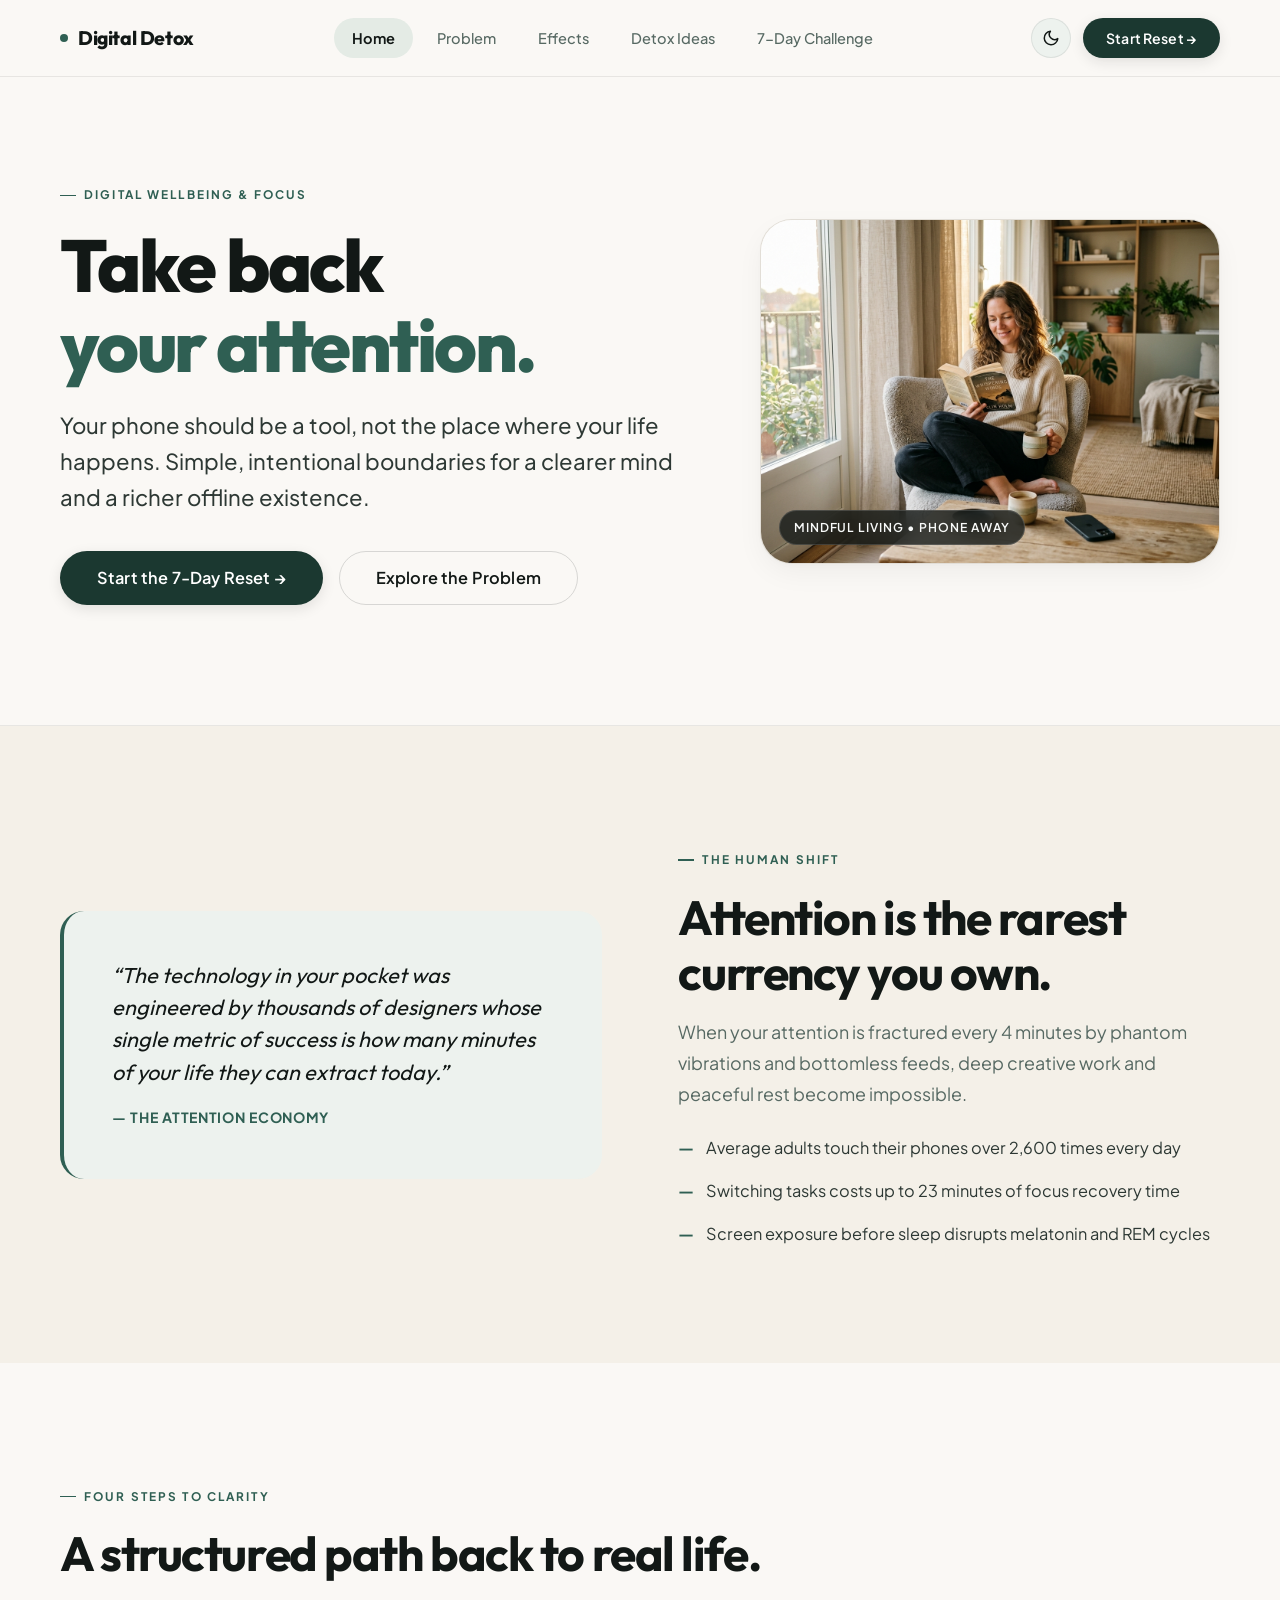
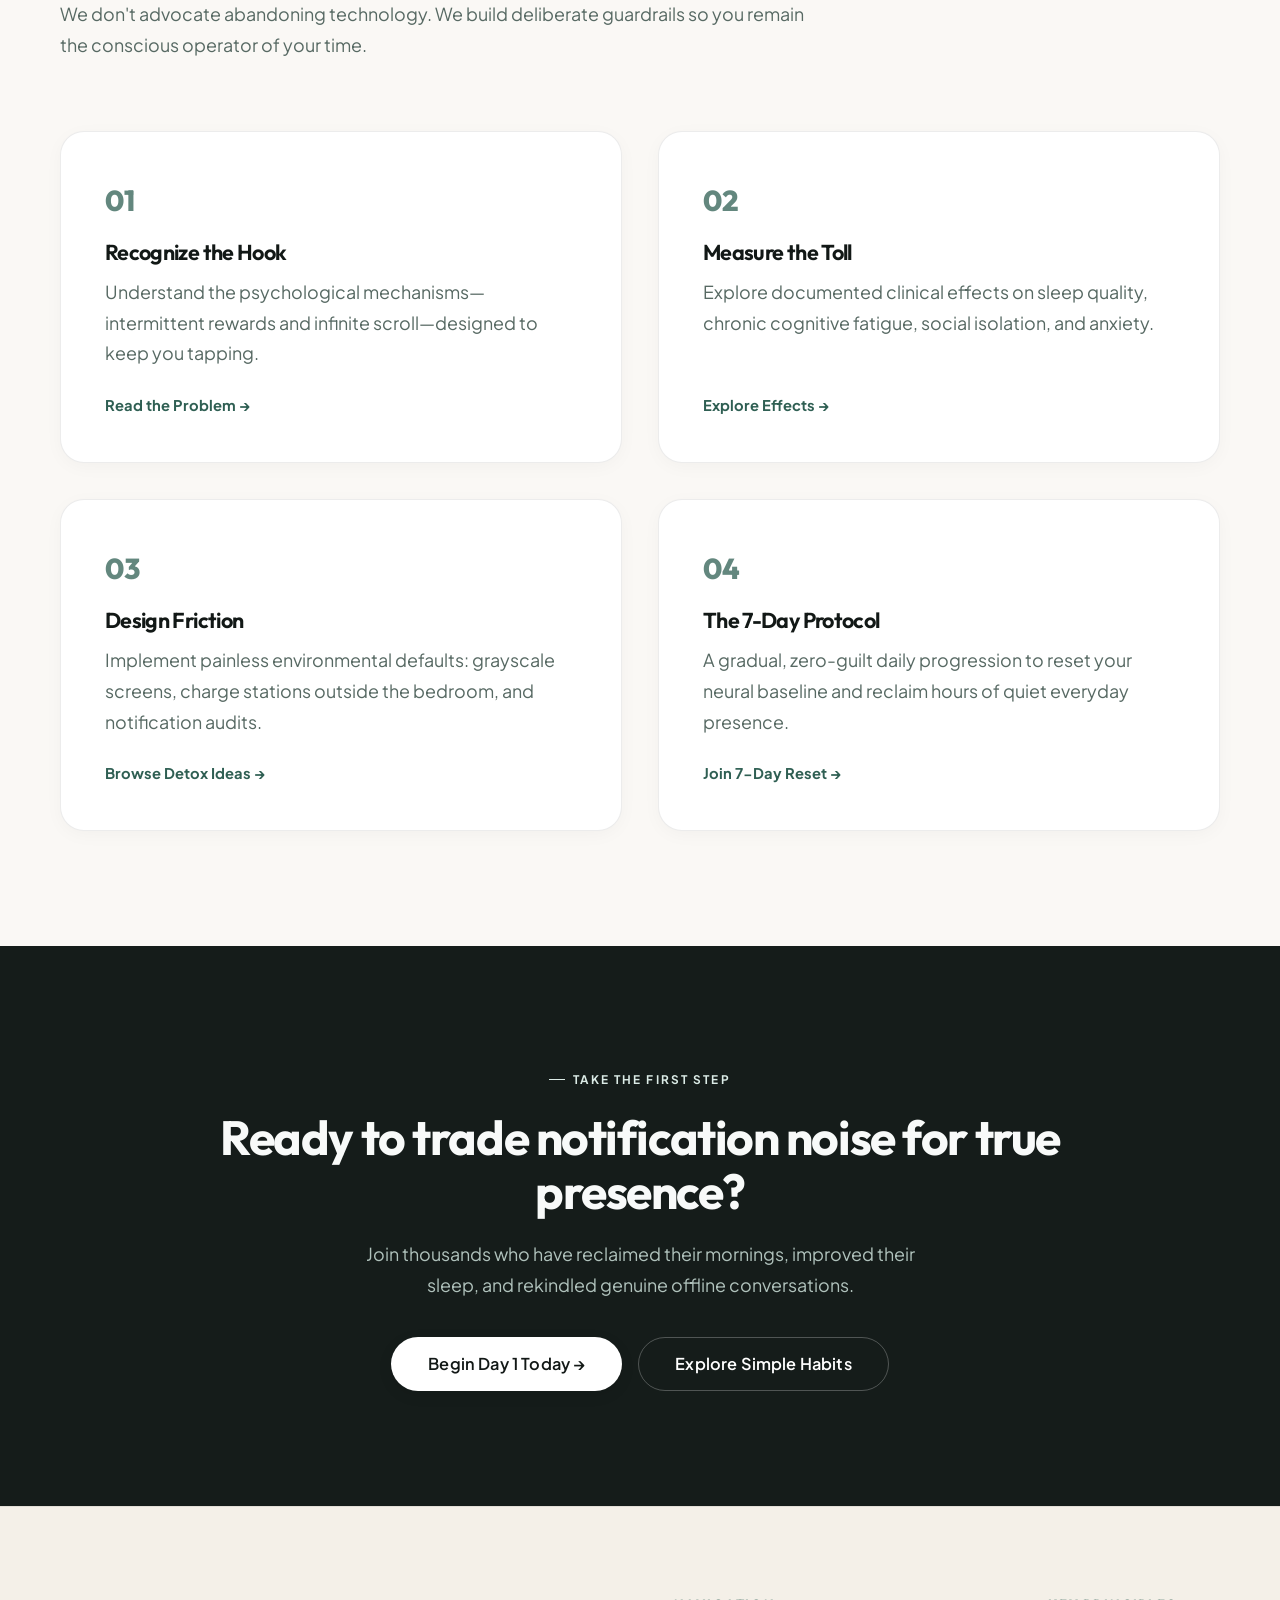
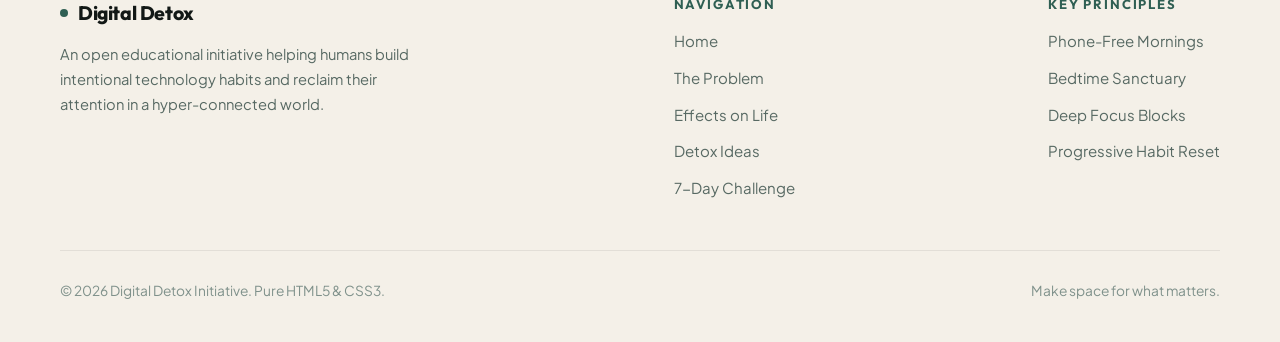
<file: index.html>
<!DOCTYPE html>
<html lang="en">
<head>
  <meta charset="UTF-8">
  <meta name="viewport" content="width=device-width, initial-scale=1.0">
  <meta name="description" content="Digital Detox — Take back your attention. Build intentional digital habits for a calmer mind and a richer offline life.">
  <title>Digital Detox — Take Back Your Attention</title>
  <!-- Anti-Flash Synchronous Theme Initializer -->
  <script>
    (function() {
      try {
        var saved = localStorage.getItem('digital-detox-theme');
        var prefersDark = window.matchMedia && window.matchMedia('(prefers-color-scheme: dark)').matches;
        if (saved === 'dark' || (!saved && prefersDark)) {
          document.documentElement.setAttribute('data-theme', 'dark');
        } else {
          document.documentElement.setAttribute('data-theme', 'light');
        }
      } catch(e) {}
    })();
  </script>
  <!-- Google Fonts: Outfit & Plus Jakarta Sans -->
  <link rel="preconnect" href="https://fonts.googleapis.com">
  <link rel="preconnect" href="https://fonts.gstatic.com" crossorigin>
  <link href="https://fonts.googleapis.com/css2?family=Outfit:wght@400;500;600;700;800&family=Plus+Jakarta+Sans:wght@400;500;600;700;800&display=swap" rel="stylesheet">
  <link rel="stylesheet" href="style.css">
</head>
<body>

  <!-- Minimal Editorial Navbar -->
  <header class="nav-wrapper-editorial">
    <div class="container">
      <nav class="navbar-editorial" aria-label="Main Navigation">
        <a href="index.html" class="nav-brand">
          <span class="nav-brand-dot"></span>
          <span>Digital Detox</span>
        </a>

        <!-- Desktop Navigation Links -->
        <ul class="nav-links-desktop">
          <li><a class="nav-item-link active" href="index.html">Home</a></li>
          <li><a class="nav-item-link" href="problem.html">Problem</a></li>
          <li><a class="nav-item-link" href="effects.html">Effects</a></li>
          <li><a class="nav-item-link" href="ideas.html">Detox Ideas</a></li>
          <li><a class="nav-item-link" href="challenge.html">7-Day Challenge</a></li>
        </ul>

        <!-- Right Controls: Theme Toggle & Reset CTA -->
        <div class="nav-right-controls">
          <!-- Compact Theme Toggle Button -->
          <button class="theme-toggle-btn" aria-label="Toggle Dark/Light Theme" title="Toggle Theme" type="button">
            <!-- Sun Icon (Active in Dark Mode) -->
            <svg class="theme-icon-sun" viewBox="0 0 24 24" fill="none" stroke="currentColor" stroke-width="2" stroke-linecap="round" stroke-linejoin="round">
              <circle cx="12" cy="12" r="4"></circle>
              <line x1="12" y1="2" x2="12" y2="4"></line>
              <line x1="12" y1="20" x2="12" y2="22"></line>
              <line x1="4.93" y1="4.93" x2="6.34" y2="6.34"></line>
              <line x1="17.66" y1="17.66" x2="19.07" y2="19.07"></line>
              <line x1="2" y1="12" x2="4" y2="12"></line>
              <line x1="20" y1="12" x2="22" y2="12"></line>
              <line x1="4.93" y1="19.07" x2="6.34" y2="17.66"></line>
              <line x1="17.66" y1="6.34" x2="19.07" y2="4.93"></line>
            </svg>
            <!-- Moon Icon (Active in Light Mode) -->
            <svg class="theme-icon-moon" viewBox="0 0 24 24" fill="none" stroke="currentColor" stroke-width="2" stroke-linecap="round" stroke-linejoin="round">
              <path d="M21 12.79A9 9 0 1 1 11.21 3 7 7 0 0 0 21 12.79z"></path>
            </svg>
          </button>

          <a class="btn-editorial btn-solid btn-sm" href="challenge.html">Start Reset →</a>

          <!-- Mobile Menu Trigger Button -->
          <button class="nav-mobile-btn" id="nav-toggle-btn" aria-label="Open Navigation Menu" type="button">
            <span></span>
            <span></span>
            <span></span>
          </button>
        </div>

        <!-- Mobile Drawer -->
        <div class="mobile-drawer-editorial" id="mobile-drawer">
          <a class="nav-item-link active" href="index.html">Home</a>
          <a class="nav-item-link" href="problem.html">Problem</a>
          <a class="nav-item-link" href="effects.html">Effects</a>
          <a class="nav-item-link" href="ideas.html">Detox Ideas</a>
          <a class="nav-item-link" href="challenge.html">7-Day Challenge</a>
          
          <div class="mobile-drawer-footer">
            <span style="font-size: 0.9rem; color: var(--text-muted);">Appearance</span>
            <button class="theme-toggle-btn" aria-label="Toggle Dark/Light Theme" title="Toggle Theme" type="button">
              <svg class="theme-icon-sun" viewBox="0 0 24 24" fill="none" stroke="currentColor" stroke-width="2" stroke-linecap="round" stroke-linejoin="round">
                <circle cx="12" cy="12" r="4"></circle>
                <line x1="12" y1="2" x2="12" y2="4"></line>
                <line x1="12" y1="20" x2="12" y2="22"></line>
                <line x1="4.93" y1="4.93" x2="6.34" y2="6.34"></line>
                <line x1="17.66" y1="17.66" x2="19.07" y2="19.07"></line>
                <line x1="2" y1="12" x2="4" y2="12"></line>
                <line x1="20" y1="12" x2="22" y2="12"></line>
                <line x1="4.93" y1="19.07" x2="6.34" y2="17.66"></line>
                <line x1="17.66" y1="6.34" x2="19.07" y2="4.93"></line>
              </svg>
              <svg class="theme-icon-moon" viewBox="0 0 24 24" fill="none" stroke="currentColor" stroke-width="2" stroke-linecap="round" stroke-linejoin="round">
                <path d="M21 12.79A9 9 0 1 1 11.21 3 7 7 0 0 0 21 12.79z"></path>
              </svg>
            </button>
          </div>
          <a class="btn-editorial btn-solid" href="challenge.html" style="margin-top: 8px;">Start Reset →</a>
        </div>
      </nav>
    </div>
  </header>

  <main>
    <!-- Editorial Hero Section with Modern Lifestyle Visual -->
    <section class="hero-editorial">
      <div class="container">
        <div class="hero-editorial-grid">
          <!-- Left Content -->
          <div class="hero-editorial-content">
            <span class="editorial-tag">Digital Wellbeing & Focus</span>
            <h1 class="hero-editorial-headline">
              Take back<br>
              <span class="em">your attention.</span>
            </h1>
            <p class="lead-text">
              Your phone should be a tool, not the place where your life happens. Simple, intentional boundaries for a clearer mind and a richer offline existence.
            </p>
            <div class="btn-row">
              <a class="btn-editorial btn-solid btn-lg" href="challenge.html">Start the 7-Day Reset →</a>
              <a class="btn-editorial btn-ghost btn-lg" href="problem.html">Explore the Problem</a>
            </div>
          </div>

          <!-- Right Editorial Lifestyle Visual -->
          <div class="hero-visual-editorial">
            <div class="editorial-image-frame hero-frame">
              <img src="images/hero_calm_lifestyle.jpg" alt="A person sitting peacefully reading by a window with their smartphone placed face-down on the table" class="editorial-img" loading="eager">
              <div class="editorial-image-badge">Mindful Living • Phone Away</div>
            </div>
          </div>
        </div>
      </div>
    </section>

    <!-- Split Editorial: The Cost of Always-On Living -->
    <section class="section section-cream">
      <div class="container">
        <div class="editorial-split-section">
          <div class="editorial-quote-block">
            <p>“The technology in your pocket was engineered by thousands of designers whose single metric of success is how many minutes of your life they can extract today.”</p>
            <span class="editorial-quote-author">— The Attention Economy</span>
          </div>
          <div>
            <span class="editorial-tag">The Human Shift</span>
            <h2>Attention is the rarest currency you own.</h2>
            <p>
              When your attention is fractured every 4 minutes by phantom vibrations and bottomless feeds, deep creative work and peaceful rest become impossible.
            </p>
            <ul class="editorial-list-clean">
              <li>Average adults touch their phones over 2,600 times every day</li>
              <li>Switching tasks costs up to 23 minutes of focus recovery time</li>
              <li>Screen exposure before sleep disrupts melatonin and REM cycles</li>
            </ul>
          </div>
        </div>
      </div>
    </section>

    <!-- 4 Clear Reset Modules -->
    <section class="section section-ivory">
      <div class="container">
        <div class="section-header-editorial">
          <span class="editorial-tag">Four Steps to Clarity</span>
          <h2>A structured path back to real life.</h2>
          <p>We don't advocate abandoning technology. We build deliberate guardrails so you remain the conscious operator of your time.</p>
        </div>

        <div class="reset-modules-grid">
          <!-- Module 1 -->
          <div class="reset-module-card">
            <div>
              <div class="reset-module-num">01</div>
              <h3 class="reset-module-title">Recognize the Hook</h3>
              <p class="reset-module-text">Understand the psychological mechanisms—intermittent rewards and infinite scroll—designed to keep you tapping.</p>
            </div>
            <a class="reset-module-link" href="problem.html">Read the Problem →</a>
          </div>

          <!-- Module 2 -->
          <div class="reset-module-card">
            <div>
              <div class="reset-module-num">02</div>
              <h3 class="reset-module-title">Measure the Toll</h3>
              <p class="reset-module-text">Explore documented clinical effects on sleep quality, chronic cognitive fatigue, social isolation, and anxiety.</p>
            </div>
            <a class="reset-module-link" href="effects.html">Explore Effects →</a>
          </div>

          <!-- Module 3 -->
          <div class="reset-module-card">
            <div>
              <div class="reset-module-num">03</div>
              <h3 class="reset-module-title">Design Friction</h3>
              <p class="reset-module-text">Implement painless environmental defaults: grayscale screens, charge stations outside the bedroom, and notification audits.</p>
            </div>
            <a class="reset-module-link" href="ideas.html">Browse Detox Ideas →</a>
          </div>

          <!-- Module 4 -->
          <div class="reset-module-card">
            <div>
              <div class="reset-module-num">04</div>
              <h3 class="reset-module-title">The 7-Day Protocol</h3>
              <p class="reset-module-text">A gradual, zero-guilt daily progression to reset your neural baseline and reclaim hours of quiet everyday presence.</p>
            </div>
            <a class="reset-module-link" href="challenge.html">Join 7-Day Reset →</a>
          </div>
        </div>
      </div>
    </section>

    <!-- Minimal Contrast Callout -->
    <section class="section section-contrast">
      <div class="container container-narrow" style="text-align: center;">
        <span class="editorial-tag editorial-tag-light">Take the First Step</span>
        <h2 style="margin-bottom: 20px;">Ready to trade notification noise for true presence?</h2>
        <p style="margin-bottom: 36px; max-width: 600px; margin-left: auto; margin-right: auto;">
          Join thousands who have reclaimed their mornings, improved their sleep, and rekindled genuine offline conversations.
        </p>
        <div class="btn-row" style="justify-content: center; margin-top: 0;">
          <a class="btn-editorial btn-solid btn-lg" href="challenge.html" style="background-color: #ffffff; color: #121816;">Begin Day 1 Today →</a>
          <a class="btn-editorial btn-ghost-dark btn-lg" href="ideas.html">Explore Simple Habits</a>
        </div>
      </div>
    </section>
  </main>

  <!-- Minimal Editorial Footer -->
  <footer class="footer-editorial">
    <div class="container">
      <div class="footer-top-editorial">
        <div class="footer-brand-bio">
          <a href="index.html" class="nav-brand" style="margin-bottom: 12px;">
            <span class="nav-brand-dot"></span>
            <span>Digital Detox</span>
          </a>
          <p style="font-size: 0.92rem;">
            An open educational initiative helping humans build intentional technology habits and reclaim their attention in a hyper-connected world.
          </p>
        </div>

        <div class="footer-nav-col">
          <h4>Navigation</h4>
          <ul class="footer-links-clean">
            <li><a href="index.html">Home</a></li>
            <li><a href="problem.html">The Problem</a></li>
            <li><a href="effects.html">Effects on Life</a></li>
            <li><a href="ideas.html">Detox Ideas</a></li>
            <li><a href="challenge.html">7-Day Challenge</a></li>
          </ul>
        </div>

        <div class="footer-nav-col">
          <h4>Key Principles</h4>
          <ul class="footer-links-clean">
            <li><a href="ideas.html">Phone-Free Mornings</a></li>
            <li><a href="ideas.html">Bedtime Sanctuary</a></li>
            <li><a href="ideas.html">Deep Focus Blocks</a></li>
            <li><a href="challenge.html">Progressive Habit Reset</a></li>
          </ul>
        </div>
      </div>

      <div class="footer-bottom-editorial">
        <span>© 2026 Digital Detox Initiative. Pure HTML5 & CSS3.</span>
        <span>Make space for what matters.</span>
      </div>
    </div>
  </footer>

  <!-- Shared Universal Theme Persistence Script -->
  <script src="theme.js"></script>
</body>
</html>
</file>
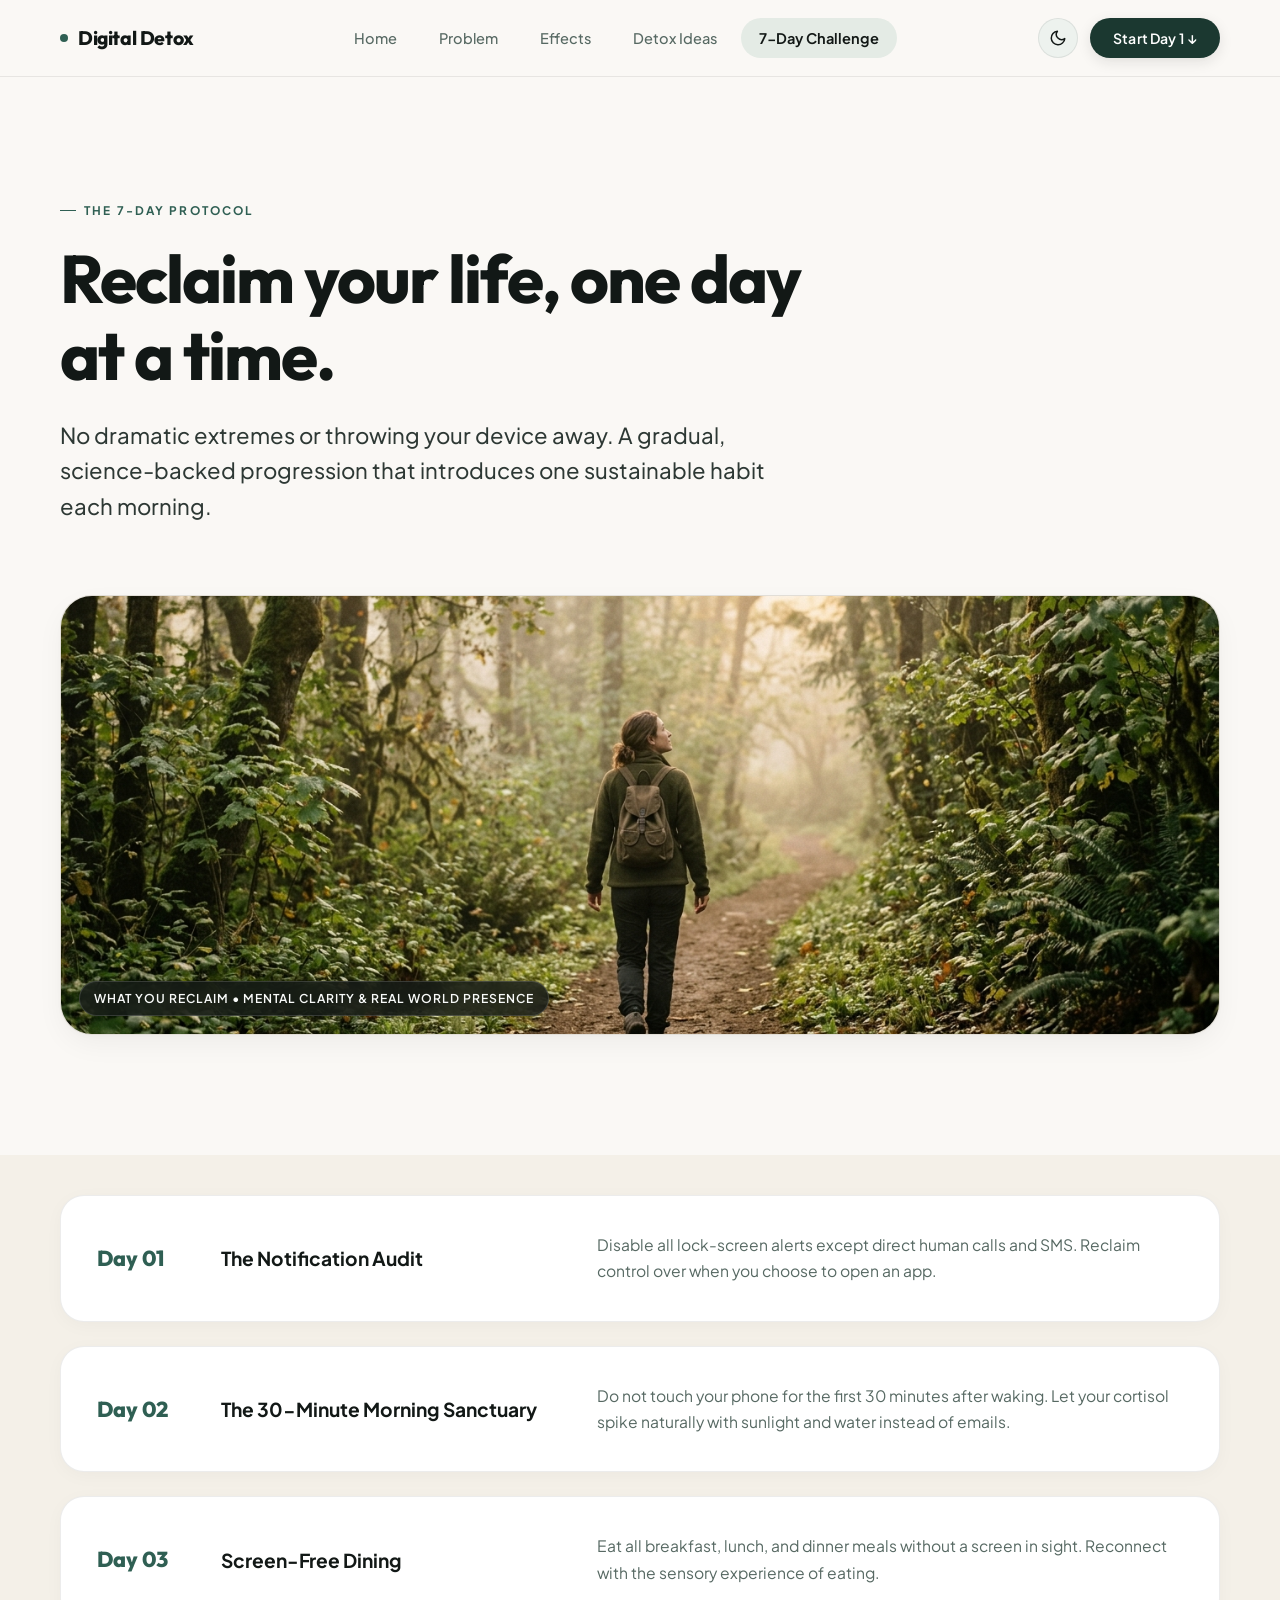
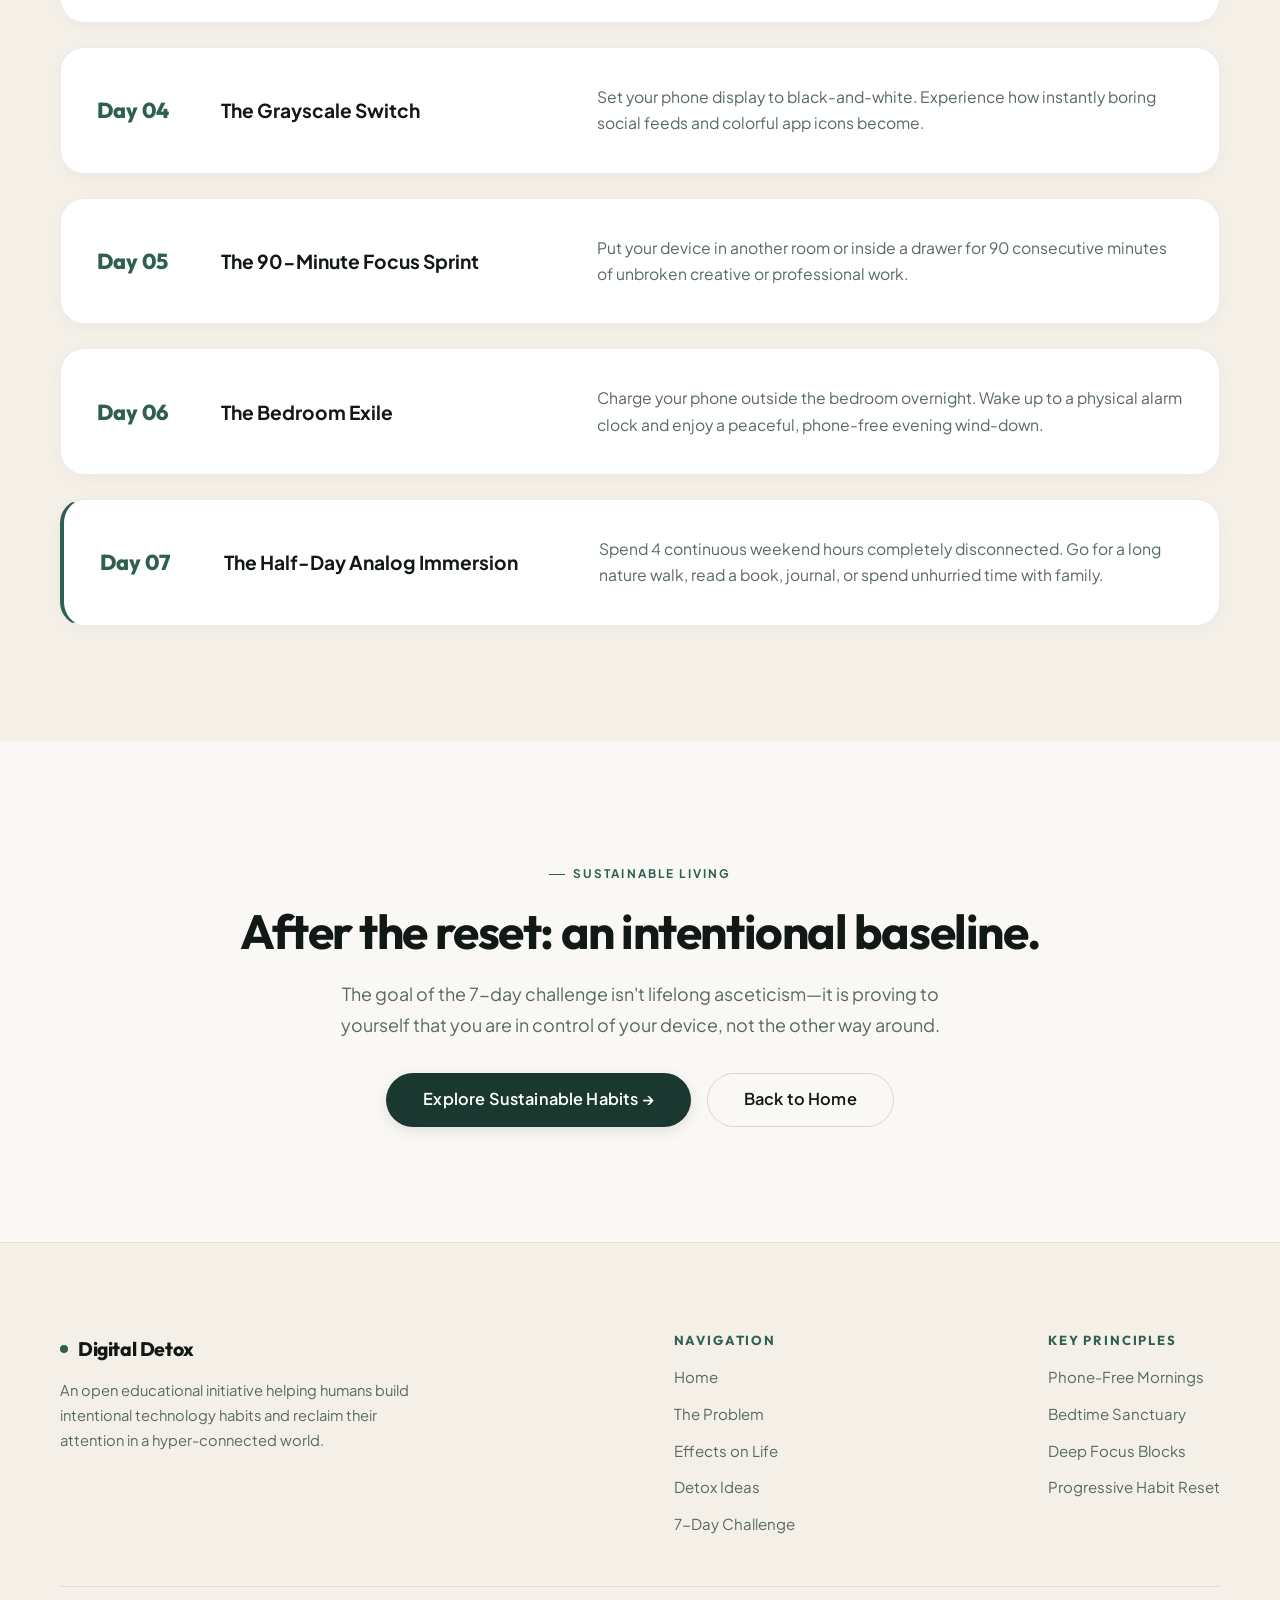
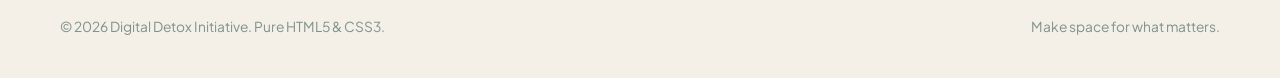
<file: challenge.html>
<!DOCTYPE html>
<html lang="en">
<head>
  <meta charset="UTF-8">
  <meta name="viewport" content="width=device-width, initial-scale=1.0">
  <meta name="description" content="A gradual 7-day digital detox protocol to reset your technology habits, quiet mental noise, and reclaim hours of everyday presence.">
  <title>7-Day Challenge — Digital Detox</title>
  <!-- Anti-Flash Synchronous Theme Initializer -->
  <script>
    (function() {
      try {
        var saved = localStorage.getItem('digital-detox-theme');
        var prefersDark = window.matchMedia && window.matchMedia('(prefers-color-scheme: dark)').matches;
        if (saved === 'dark' || (!saved && prefersDark)) {
          document.documentElement.setAttribute('data-theme', 'dark');
        } else {
          document.documentElement.setAttribute('data-theme', 'light');
        }
      } catch(e) {}
    })();
  </script>
  <!-- Google Fonts: Outfit & Plus Jakarta Sans -->
  <link rel="preconnect" href="https://fonts.googleapis.com">
  <link rel="preconnect" href="https://fonts.gstatic.com" crossorigin>
  <link href="https://fonts.googleapis.com/css2?family=Outfit:wght@400;500;600;700;800&family=Plus+Jakarta+Sans:wght@400;500;600;700;800&display=swap" rel="stylesheet">
  <link rel="stylesheet" href="style.css">
</head>
<body>

  <!-- Minimal Editorial Navbar -->
  <header class="nav-wrapper-editorial">
    <div class="container">
      <nav class="navbar-editorial" aria-label="Main Navigation">
        <a href="index.html" class="nav-brand">
          <span class="nav-brand-dot"></span>
          <span>Digital Detox</span>
        </a>

        <!-- Desktop Navigation Links -->
        <ul class="nav-links-desktop">
          <li><a class="nav-item-link" href="index.html">Home</a></li>
          <li><a class="nav-item-link" href="problem.html">Problem</a></li>
          <li><a class="nav-item-link" href="effects.html">Effects</a></li>
          <li><a class="nav-item-link" href="ideas.html">Detox Ideas</a></li>
          <li><a class="nav-item-link active" href="challenge.html">7-Day Challenge</a></li>
        </ul>

        <!-- Right Controls: Theme Toggle & CTA -->
        <div class="nav-right-controls">
          <button class="theme-toggle-btn" aria-label="Toggle Dark/Light Theme" title="Toggle Theme" type="button">
            <svg class="theme-icon-sun" viewBox="0 0 24 24" fill="none" stroke="currentColor" stroke-width="2" stroke-linecap="round" stroke-linejoin="round">
              <circle cx="12" cy="12" r="4"></circle>
              <line x1="12" y1="2" x2="12" y2="4"></line>
              <line x1="12" y1="20" x2="12" y2="22"></line>
              <line x1="4.93" y1="4.93" x2="6.34" y2="6.34"></line>
              <line x1="17.66" y1="17.66" x2="19.07" y2="19.07"></line>
              <line x1="2" y1="12" x2="4" y2="12"></line>
              <line x1="20" y1="12" x2="22" y2="12"></line>
              <line x1="4.93" y1="19.07" x2="6.34" y2="17.66"></line>
              <line x1="17.66" y1="6.34" x2="19.07" y2="4.93"></line>
            </svg>
            <svg class="theme-icon-moon" viewBox="0 0 24 24" fill="none" stroke="currentColor" stroke-width="2" stroke-linecap="round" stroke-linejoin="round">
              <path d="M21 12.79A9 9 0 1 1 11.21 3 7 7 0 0 0 21 12.79z"></path>
            </svg>
          </button>

          <a class="btn-editorial btn-solid btn-sm" href="#day1">Start Day 1 ↓</a>

          <button class="nav-mobile-btn" id="nav-toggle-btn" aria-label="Open Navigation Menu" type="button">
            <span></span>
            <span></span>
            <span></span>
          </button>
        </div>

        <!-- Mobile Drawer -->
        <div class="mobile-drawer-editorial" id="mobile-drawer">
          <a class="nav-item-link" href="index.html">Home</a>
          <a class="nav-item-link" href="problem.html">Problem</a>
          <a class="nav-item-link" href="effects.html">Effects</a>
          <a class="nav-item-link" href="ideas.html">Detox Ideas</a>
          <a class="nav-item-link active" href="challenge.html">7-Day Challenge</a>
          
          <div class="mobile-drawer-footer">
            <span style="font-size: 0.9rem; color: var(--text-muted);">Appearance</span>
            <button class="theme-toggle-btn" aria-label="Toggle Dark/Light Theme" title="Toggle Theme" type="button">
              <svg class="theme-icon-sun" viewBox="0 0 24 24" fill="none" stroke="currentColor" stroke-width="2" stroke-linecap="round" stroke-linejoin="round">
                <circle cx="12" cy="12" r="4"></circle>
                <line x1="12" y1="2" x2="12" y2="4"></line>
                <line x1="12" y1="20" x2="12" y2="22"></line>
                <line x1="4.93" y1="4.93" x2="6.34" y2="6.34"></line>
                <line x1="17.66" y1="17.66" x2="19.07" y2="19.07"></line>
                <line x1="2" y1="12" x2="4" y2="12"></line>
                <line x1="20" y1="12" x2="22" y2="12"></line>
                <line x1="4.93" y1="19.07" x2="6.34" y2="17.66"></line>
                <line x1="17.66" y1="6.34" x2="19.07" y2="4.93"></line>
              </svg>
              <svg class="theme-icon-moon" viewBox="0 0 24 24" fill="none" stroke="currentColor" stroke-width="2" stroke-linecap="round" stroke-linejoin="round">
                <path d="M21 12.79A9 9 0 1 1 11.21 3 7 7 0 0 0 21 12.79z"></path>
              </svg>
            </button>
          </div>
          <a class="btn-editorial btn-solid" href="#day1" style="margin-top: 8px;">Start Day 1 ↓</a>
        </div>
      </nav>
    </div>
  </header>

  <main>
    <!-- Challenge Hero -->
    <section class="section section-ivory" style="padding-bottom: 40px;">
      <div class="container">
        <div class="section-header-editorial">
          <span class="editorial-tag">The 7-Day Protocol</span>
          <h1 style="font-size: clamp(2.4rem, 5.8vw, 4.2rem);">Reclaim your life, one day at a time.</h1>
          <p class="lead-text">
            No dramatic extremes or throwing your device away. A gradual, science-backed progression that introduces one sustainable habit each morning.
          </p>
        </div>

        <!-- Wide Cinematic Editorial Visual: What You Reclaim -->
        <div class="editorial-image-frame challenge-banner-frame">
          <img src="images/challenge_reclaim_life.jpg" alt="A person walking peacefully on a misty nature trail breathing fresh air without a phone" class="editorial-img" loading="eager">
          <div class="editorial-image-badge">What You Reclaim • Mental Clarity & Real World Presence</div>
        </div>
      </div>
    </section>

    <!-- 7-Day Timeline Flow -->
    <section class="section section-cream" id="day1" style="padding-top: 40px;">
      <div class="container">
        <div class="challenge-journey-list">
          <!-- Day 1 -->
          <div class="journey-step-card">
            <div class="journey-day-badge">Day 01</div>
            <div class="journey-step-title">The Notification Audit</div>
            <div class="journey-step-desc">
              Disable all lock-screen alerts except direct human calls and SMS. Reclaim control over when you choose to open an app.
            </div>
          </div>

          <!-- Day 2 -->
          <div class="journey-step-card">
            <div class="journey-day-badge">Day 02</div>
            <div class="journey-step-title">The 30-Minute Morning Sanctuary</div>
            <div class="journey-step-desc">
              Do not touch your phone for the first 30 minutes after waking. Let your cortisol spike naturally with sunlight and water instead of emails.
            </div>
          </div>

          <!-- Day 3 -->
          <div class="journey-step-card">
            <div class="journey-day-badge">Day 03</div>
            <div class="journey-step-title">Screen-Free Dining</div>
            <div class="journey-step-desc">
              Eat all breakfast, lunch, and dinner meals without a screen in sight. Reconnect with the sensory experience of eating.
            </div>
          </div>

          <!-- Day 4 -->
          <div class="journey-step-card">
            <div class="journey-day-badge">Day 04</div>
            <div class="journey-step-title">The Grayscale Switch</div>
            <div class="journey-step-desc">
              Set your phone display to black-and-white. Experience how instantly boring social feeds and colorful app icons become.
            </div>
          </div>

          <!-- Day 5 -->
          <div class="journey-step-card">
            <div class="journey-day-badge">Day 05</div>
            <div class="journey-step-title">The 90-Minute Focus Sprint</div>
            <div class="journey-step-desc">
              Put your device in another room or inside a drawer for 90 consecutive minutes of unbroken creative or professional work.
            </div>
          </div>

          <!-- Day 6 -->
          <div class="journey-step-card">
            <div class="journey-day-badge">Day 06</div>
            <div class="journey-step-title">The Bedroom Exile</div>
            <div class="journey-step-desc">
              Charge your phone outside the bedroom overnight. Wake up to a physical alarm clock and enjoy a peaceful, phone-free evening wind-down.
            </div>
          </div>

          <!-- Day 7 -->
          <div class="journey-step-card" style="border-left: 4px solid var(--eucalyptus-accent); background-color: var(--bg-surface);">
            <div class="journey-day-badge">Day 07</div>
            <div class="journey-step-title">The Half-Day Analog Immersion</div>
            <div class="journey-step-desc">
              Spend 4 continuous weekend hours completely disconnected. Go for a long nature walk, read a book, journal, or spend unhurried time with family.
            </div>
          </div>
        </div>
      </div>
    </section>

    <!-- Finale Celebration Card -->
    <section class="section section-ivory">
      <div class="container container-narrow" style="text-align: center;">
        <span class="editorial-tag">Sustainable Living</span>
        <h2 style="margin-bottom: 20px;">After the reset: an intentional baseline.</h2>
        <p style="margin-bottom: 32px; max-width: 600px; margin-left: auto; margin-right: auto;">
          The goal of the 7-day challenge isn't lifelong asceticism—it is proving to yourself that you are in control of your device, not the other way around.
        </p>
        <div class="btn-row" style="justify-content: center; margin-top: 0;">
          <a class="btn-editorial btn-solid btn-lg" href="ideas.html">Explore Sustainable Habits →</a>
          <a class="btn-editorial btn-ghost btn-lg" href="index.html">Back to Home</a>
        </div>
      </div>
    </section>
  </main>

  <!-- Minimal Editorial Footer -->
  <footer class="footer-editorial">
    <div class="container">
      <div class="footer-top-editorial">
        <div class="footer-brand-bio">
          <a href="index.html" class="nav-brand" style="margin-bottom: 12px;">
            <span class="nav-brand-dot"></span>
            <span>Digital Detox</span>
          </a>
          <p style="font-size: 0.92rem;">
            An open educational initiative helping humans build intentional technology habits and reclaim their attention in a hyper-connected world.
          </p>
        </div>

        <div class="footer-nav-col">
          <h4>Navigation</h4>
          <ul class="footer-links-clean">
            <li><a href="index.html">Home</a></li>
            <li><a href="problem.html">The Problem</a></li>
            <li><a href="effects.html">Effects on Life</a></li>
            <li><a href="ideas.html">Detox Ideas</a></li>
            <li><a href="challenge.html">7-Day Challenge</a></li>
          </ul>
        </div>

        <div class="footer-nav-col">
          <h4>Key Principles</h4>
          <ul class="footer-links-clean">
            <li><a href="ideas.html">Phone-Free Mornings</a></li>
            <li><a href="ideas.html">Bedtime Sanctuary</a></li>
            <li><a href="ideas.html">Deep Focus Blocks</a></li>
            <li><a href="challenge.html">Progressive Habit Reset</a></li>
          </ul>
        </div>
      </div>

      <div class="footer-bottom-editorial">
        <span>© 2026 Digital Detox Initiative. Pure HTML5 & CSS3.</span>
        <span>Make space for what matters.</span>
      </div>
    </div>
  </footer>

  <!-- Shared Universal Theme Persistence Script -->
  <script src="theme.js"></script>
</body>
</html>
</file>
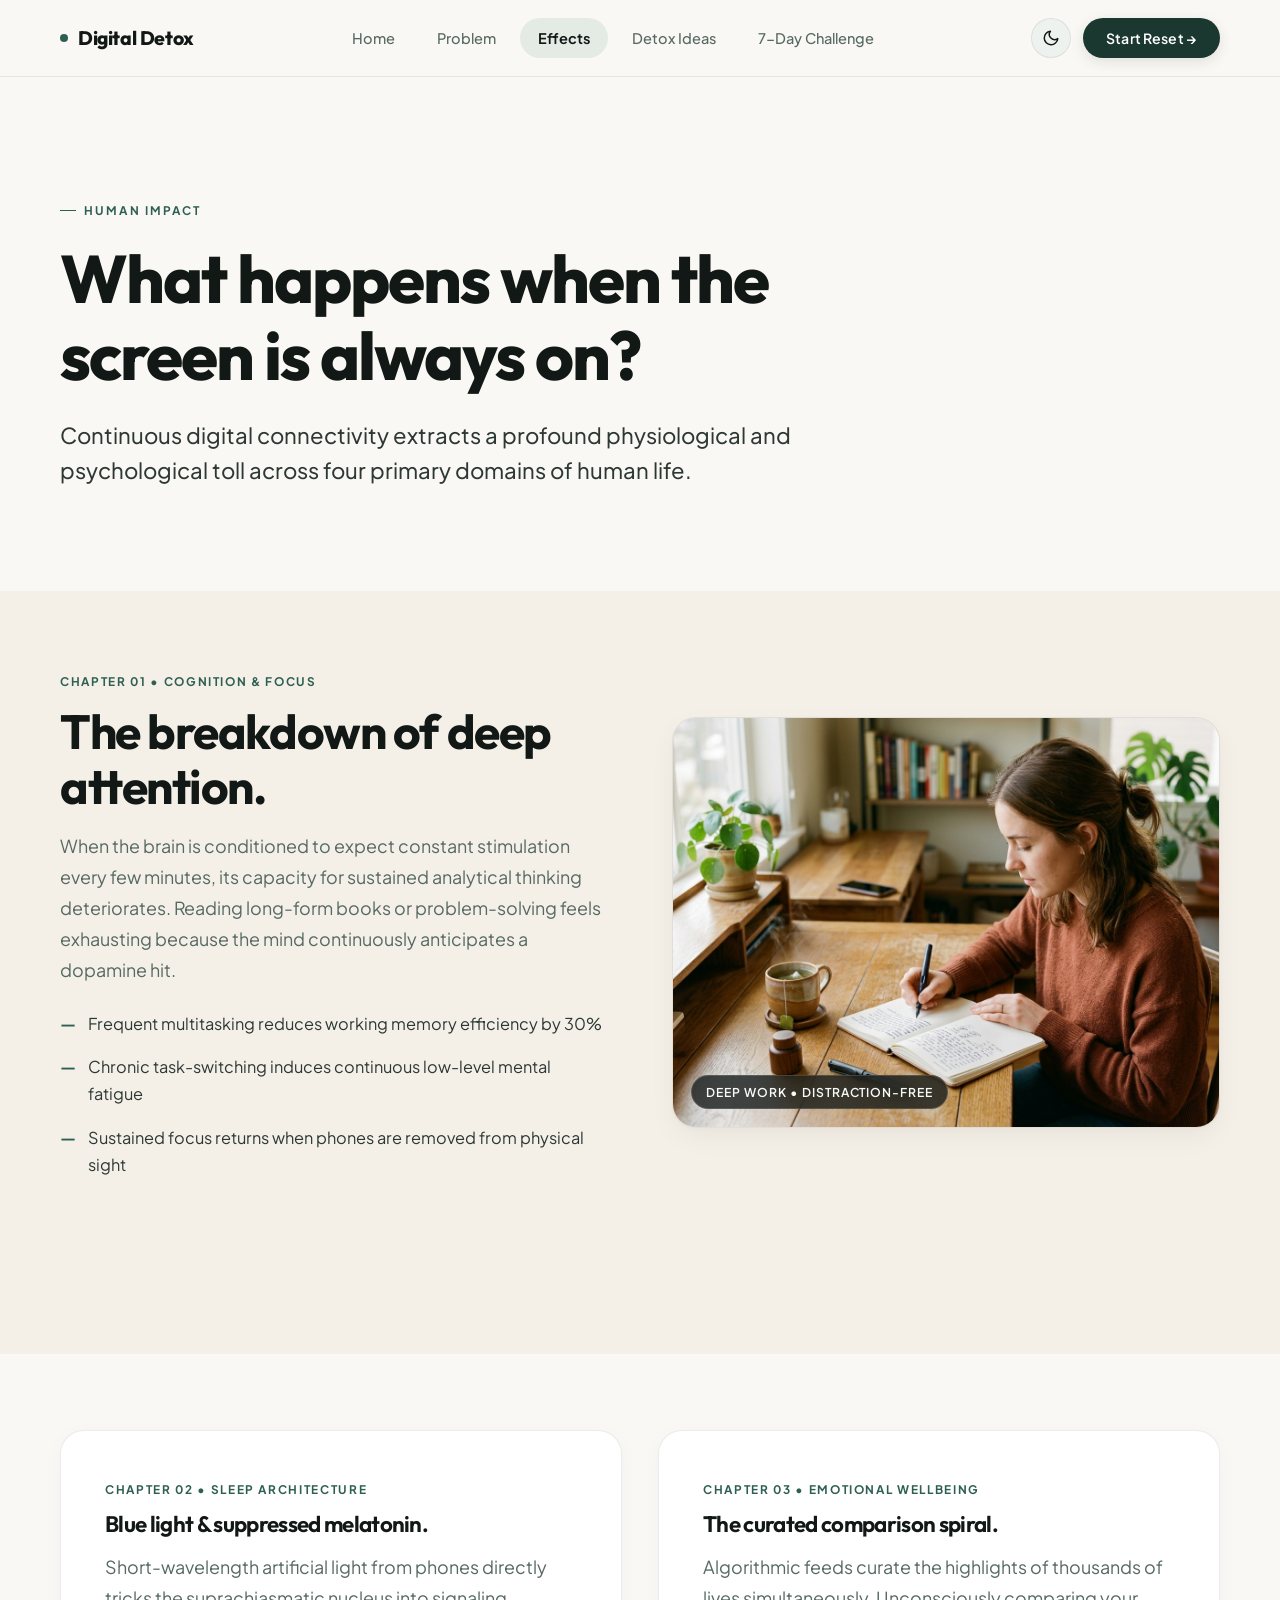
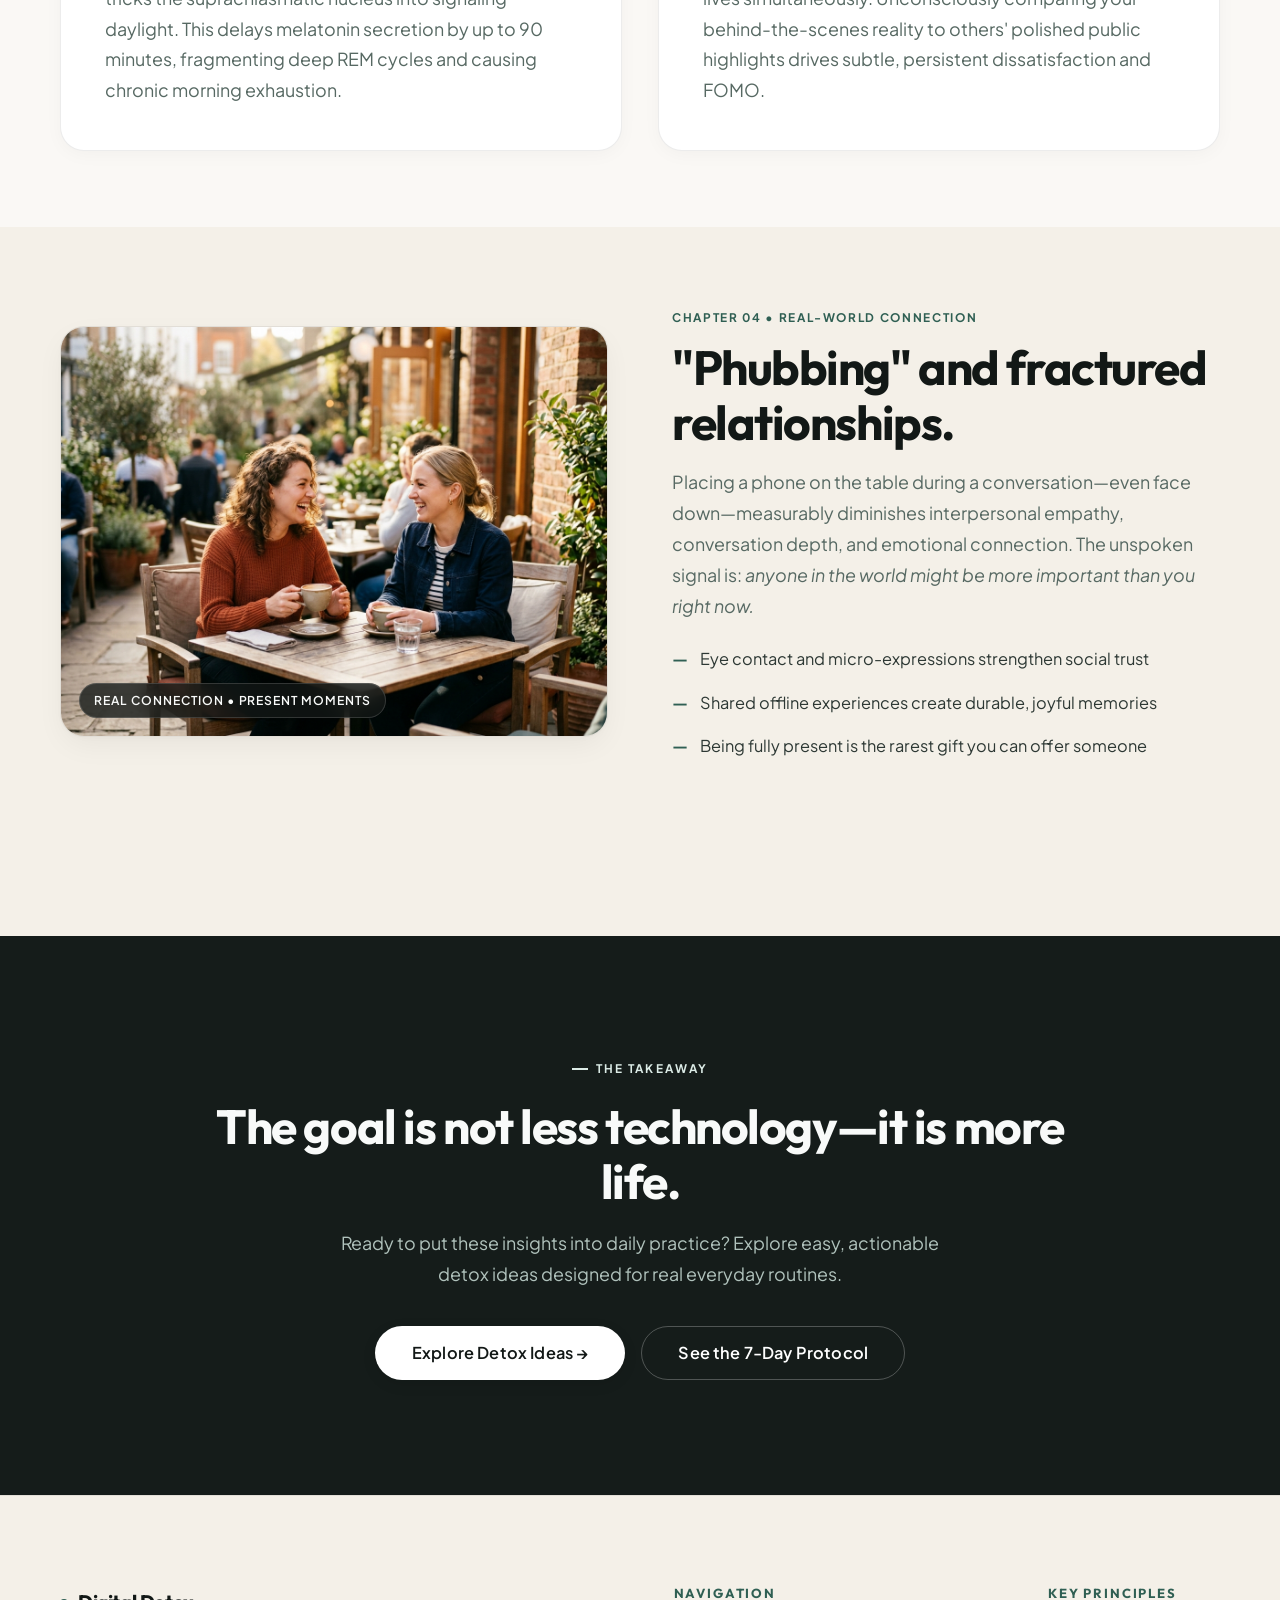
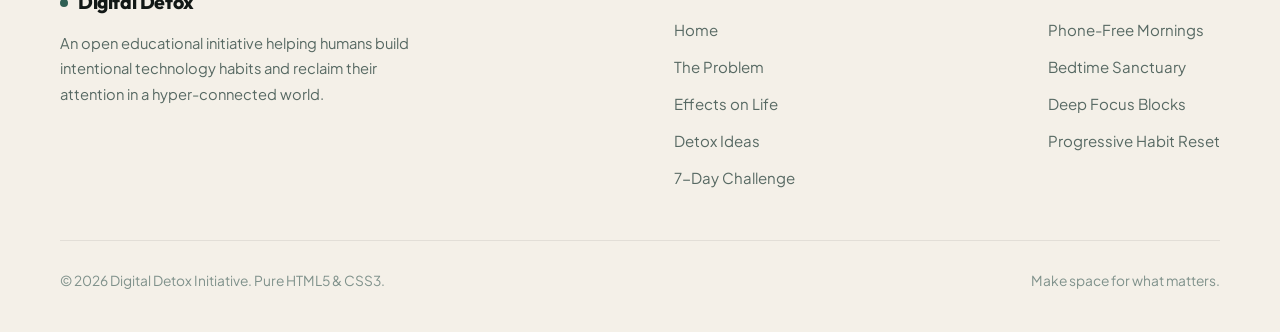
<file: effects.html>
<!DOCTYPE html>
<html lang="en">
<head>
  <meta charset="UTF-8">
  <meta name="viewport" content="width=device-width, initial-scale=1.0">
  <meta name="description" content="The documented effects of constant screen time on focus, deep sleep, anxiety, and real-world relationships.">
  <title>Effects on Life — Digital Detox</title>
  <!-- Anti-Flash Synchronous Theme Initializer -->
  <script>
    (function() {
      try {
        var saved = localStorage.getItem('digital-detox-theme');
        var prefersDark = window.matchMedia && window.matchMedia('(prefers-color-scheme: dark)').matches;
        if (saved === 'dark' || (!saved && prefersDark)) {
          document.documentElement.setAttribute('data-theme', 'dark');
        } else {
          document.documentElement.setAttribute('data-theme', 'light');
        }
      } catch(e) {}
    })();
  </script>
  <!-- Google Fonts: Outfit & Plus Jakarta Sans -->
  <link rel="preconnect" href="https://fonts.googleapis.com">
  <link rel="preconnect" href="https://fonts.gstatic.com" crossorigin>
  <link href="https://fonts.googleapis.com/css2?family=Outfit:wght@400;500;600;700;800&family=Plus+Jakarta+Sans:wght@400;500;600;700;800&display=swap" rel="stylesheet">
  <link rel="stylesheet" href="style.css">
</head>
<body>

  <!-- Minimal Editorial Navbar -->
  <header class="nav-wrapper-editorial">
    <div class="container">
      <nav class="navbar-editorial" aria-label="Main Navigation">
        <a href="index.html" class="nav-brand">
          <span class="nav-brand-dot"></span>
          <span>Digital Detox</span>
        </a>

        <!-- Desktop Navigation Links -->
        <ul class="nav-links-desktop">
          <li><a class="nav-item-link" href="index.html">Home</a></li>
          <li><a class="nav-item-link" href="problem.html">Problem</a></li>
          <li><a class="nav-item-link active" href="effects.html">Effects</a></li>
          <li><a class="nav-item-link" href="ideas.html">Detox Ideas</a></li>
          <li><a class="nav-item-link" href="challenge.html">7-Day Challenge</a></li>
        </ul>

        <!-- Right Controls: Theme Toggle & Reset CTA -->
        <div class="nav-right-controls">
          <button class="theme-toggle-btn" aria-label="Toggle Dark/Light Theme" title="Toggle Theme" type="button">
            <svg class="theme-icon-sun" viewBox="0 0 24 24" fill="none" stroke="currentColor" stroke-width="2" stroke-linecap="round" stroke-linejoin="round">
              <circle cx="12" cy="12" r="4"></circle>
              <line x1="12" y1="2" x2="12" y2="4"></line>
              <line x1="12" y1="20" x2="12" y2="22"></line>
              <line x1="4.93" y1="4.93" x2="6.34" y2="6.34"></line>
              <line x1="17.66" y1="17.66" x2="19.07" y2="19.07"></line>
              <line x1="2" y1="12" x2="4" y2="12"></line>
              <line x1="20" y1="12" x2="22" y2="12"></line>
              <line x1="4.93" y1="19.07" x2="6.34" y2="17.66"></line>
              <line x1="17.66" y1="6.34" x2="19.07" y2="4.93"></line>
            </svg>
            <svg class="theme-icon-moon" viewBox="0 0 24 24" fill="none" stroke="currentColor" stroke-width="2" stroke-linecap="round" stroke-linejoin="round">
              <path d="M21 12.79A9 9 0 1 1 11.21 3 7 7 0 0 0 21 12.79z"></path>
            </svg>
          </button>

          <a class="btn-editorial btn-solid btn-sm" href="challenge.html">Start Reset →</a>

          <button class="nav-mobile-btn" id="nav-toggle-btn" aria-label="Open Navigation Menu" type="button">
            <span></span>
            <span></span>
            <span></span>
          </button>
        </div>

        <!-- Mobile Drawer -->
        <div class="mobile-drawer-editorial" id="mobile-drawer">
          <a class="nav-item-link" href="index.html">Home</a>
          <a class="nav-item-link" href="problem.html">Problem</a>
          <a class="nav-item-link active" href="effects.html">Effects</a>
          <a class="nav-item-link" href="ideas.html">Detox Ideas</a>
          <a class="nav-item-link" href="challenge.html">7-Day Challenge</a>
          
          <div class="mobile-drawer-footer">
            <span style="font-size: 0.9rem; color: var(--text-muted);">Appearance</span>
            <button class="theme-toggle-btn" aria-label="Toggle Dark/Light Theme" title="Toggle Theme" type="button">
              <svg class="theme-icon-sun" viewBox="0 0 24 24" fill="none" stroke="currentColor" stroke-width="2" stroke-linecap="round" stroke-linejoin="round">
                <circle cx="12" cy="12" r="4"></circle>
                <line x1="12" y1="2" x2="12" y2="4"></line>
                <line x1="12" y1="20" x2="12" y2="22"></line>
                <line x1="4.93" y1="4.93" x2="6.34" y2="6.34"></line>
                <line x1="17.66" y1="17.66" x2="19.07" y2="19.07"></line>
                <line x1="2" y1="12" x2="4" y2="12"></line>
                <line x1="20" y1="12" x2="22" y2="12"></line>
                <line x1="4.93" y1="19.07" x2="6.34" y2="17.66"></line>
                <line x1="17.66" y1="6.34" x2="19.07" y2="4.93"></line>
              </svg>
              <svg class="theme-icon-moon" viewBox="0 0 24 24" fill="none" stroke="currentColor" stroke-width="2" stroke-linecap="round" stroke-linejoin="round">
                <path d="M21 12.79A9 9 0 1 1 11.21 3 7 7 0 0 0 21 12.79z"></path>
              </svg>
            </button>
          </div>
          <a class="btn-editorial btn-solid" href="challenge.html" style="margin-top: 8px;">Start Reset →</a>
        </div>
      </nav>
    </div>
  </header>

  <main>
    <!-- Section Header -->
    <section class="section section-ivory" style="padding-bottom: 32px;">
      <div class="container">
        <div class="section-header-editorial">
          <span class="editorial-tag">Human Impact</span>
          <h1 style="font-size: clamp(2.4rem, 5.8vw, 4.2rem);">What happens when the screen is always on?</h1>
          <p class="lead-text">
            Continuous digital connectivity extracts a profound physiological and psychological toll across four primary domains of human life.
          </p>
        </div>
      </div>
    </section>

    <!-- Chapter 1: Focus & Cognition (with Editorial Image) -->
    <section class="section-tight section-cream">
      <div class="container">
        <div class="chapter-split-editorial">
          <div class="chapter-content">
            <span class="chapter-badge">Chapter 01 • Cognition & Focus</span>
            <h2>The breakdown of deep attention.</h2>
            <p style="margin-bottom: 20px;">
              When the brain is conditioned to expect constant stimulation every few minutes, its capacity for sustained analytical thinking deteriorates. Reading long-form books or problem-solving feels exhausting because the mind continuously anticipates a dopamine hit.
            </p>
            <ul class="editorial-list-clean">
              <li>Frequent multitasking reduces working memory efficiency by 30%</li>
              <li>Chronic task-switching induces continuous low-level mental fatigue</li>
              <li>Sustained focus returns when phones are removed from physical sight</li>
            </ul>
          </div>

          <div class="chapter-visual">
            <div class="editorial-image-frame" style="aspect-ratio: 4 / 3;">
              <img src="images/effects_focus.jpg" alt="A person engaged in quiet deep focus and journaling with the phone kept away" class="editorial-img" loading="lazy">
              <div class="editorial-image-badge">Deep Work • Distraction-Free</div>
            </div>
          </div>
        </div>
      </div>
    </section>

    <!-- Chapter 2: Sleep & Anxiety (Clean Typography & Cards) -->
    <section class="section-tight section-ivory">
      <div class="container">
        <div class="chapter-grid">
          <!-- Card: Sleep -->
          <div class="chapter-card">
            <span class="chapter-badge">Chapter 02 • Sleep Architecture</span>
            <h3 style="font-size: 1.4rem; margin-bottom: 14px;">Blue light & suppressed melatonin.</h3>
            <p>
              Short-wavelength artificial light from phones directly tricks the suprachiasmatic nucleus into signaling daylight. This delays melatonin secretion by up to 90 minutes, fragmenting deep REM cycles and causing chronic morning exhaustion.
            </p>
          </div>

          <!-- Card: Mood & Comparison -->
          <div class="chapter-card">
            <span class="chapter-badge">Chapter 03 • Emotional Wellbeing</span>
            <h3 style="font-size: 1.4rem; margin-bottom: 14px;">The curated comparison spiral.</h3>
            <p>
              Algorithmic feeds curate the highlights of thousands of lives simultaneously. Unconsciously comparing your behind-the-scenes reality to others' polished public highlights drives subtle, persistent dissatisfaction and FOMO.
            </p>
          </div>
        </div>
      </div>
    </section>

    <!-- Chapter 4: Human Connection (with Editorial Image) -->
    <section class="section-tight section-cream">
      <div class="container">
        <div class="chapter-split-editorial reverse">
          <div class="chapter-content">
            <span class="chapter-badge">Chapter 04 • Real-World Connection</span>
            <h2>"Phubbing" and fractured relationships.</h2>
            <p style="margin-bottom: 20px;">
              Placing a phone on the table during a conversation—even face down—measurably diminishes interpersonal empathy, conversation depth, and emotional connection. The unspoken signal is: <em>anyone in the world might be more important than you right now.</em>
            </p>
            <ul class="editorial-list-clean">
              <li>Eye contact and micro-expressions strengthen social trust</li>
              <li>Shared offline experiences create durable, joyful memories</li>
              <li>Being fully present is the rarest gift you can offer someone</li>
            </ul>
          </div>

          <div class="chapter-visual">
            <div class="editorial-image-frame" style="aspect-ratio: 4 / 3;">
              <img src="images/effects_connection.jpg" alt="Two friends enjoying an authentic, present conversation over coffee without phones" class="editorial-img" loading="lazy">
              <div class="editorial-image-badge">Real Connection • Present Moments</div>
            </div>
          </div>
        </div>
      </div>
    </section>

    <!-- Golden Principle Banner -->
    <section class="section section-contrast">
      <div class="container container-narrow" style="text-align: center;">
        <span class="editorial-tag editorial-tag-light">The Takeaway</span>
        <h2 style="margin-bottom: 20px;">The goal is not less technology—it is more life.</h2>
        <p style="margin-bottom: 36px; max-width: 620px; margin-left: auto; margin-right: auto;">
          Ready to put these insights into daily practice? Explore easy, actionable detox ideas designed for real everyday routines.
        </p>
        <div class="btn-row" style="justify-content: center; margin-top: 0;">
          <a class="btn-editorial btn-solid btn-lg" href="ideas.html" style="background-color: #ffffff; color: #121816;">Explore Detox Ideas →</a>
          <a class="btn-editorial btn-ghost-dark btn-lg" href="challenge.html">See the 7-Day Protocol</a>
        </div>
      </div>
    </section>
  </main>

  <!-- Minimal Editorial Footer -->
  <footer class="footer-editorial">
    <div class="container">
      <div class="footer-top-editorial">
        <div class="footer-brand-bio">
          <a href="index.html" class="nav-brand" style="margin-bottom: 12px;">
            <span class="nav-brand-dot"></span>
            <span>Digital Detox</span>
          </a>
          <p style="font-size: 0.92rem;">
            An open educational initiative helping humans build intentional technology habits and reclaim their attention in a hyper-connected world.
          </p>
        </div>

        <div class="footer-nav-col">
          <h4>Navigation</h4>
          <ul class="footer-links-clean">
            <li><a href="index.html">Home</a></li>
            <li><a href="problem.html">The Problem</a></li>
            <li><a href="effects.html">Effects on Life</a></li>
            <li><a href="ideas.html">Detox Ideas</a></li>
            <li><a href="challenge.html">7-Day Challenge</a></li>
          </ul>
        </div>

        <div class="footer-nav-col">
          <h4>Key Principles</h4>
          <ul class="footer-links-clean">
            <li><a href="ideas.html">Phone-Free Mornings</a></li>
            <li><a href="ideas.html">Bedtime Sanctuary</a></li>
            <li><a href="ideas.html">Deep Focus Blocks</a></li>
            <li><a href="challenge.html">Progressive Habit Reset</a></li>
          </ul>
        </div>
      </div>

      <div class="footer-bottom-editorial">
        <span>© 2026 Digital Detox Initiative. Pure HTML5 & CSS3.</span>
        <span>Make space for what matters.</span>
      </div>
    </div>
  </footer>

  <!-- Shared Universal Theme Persistence Script -->
  <script src="theme.js"></script>
</body>
</html>
</file>
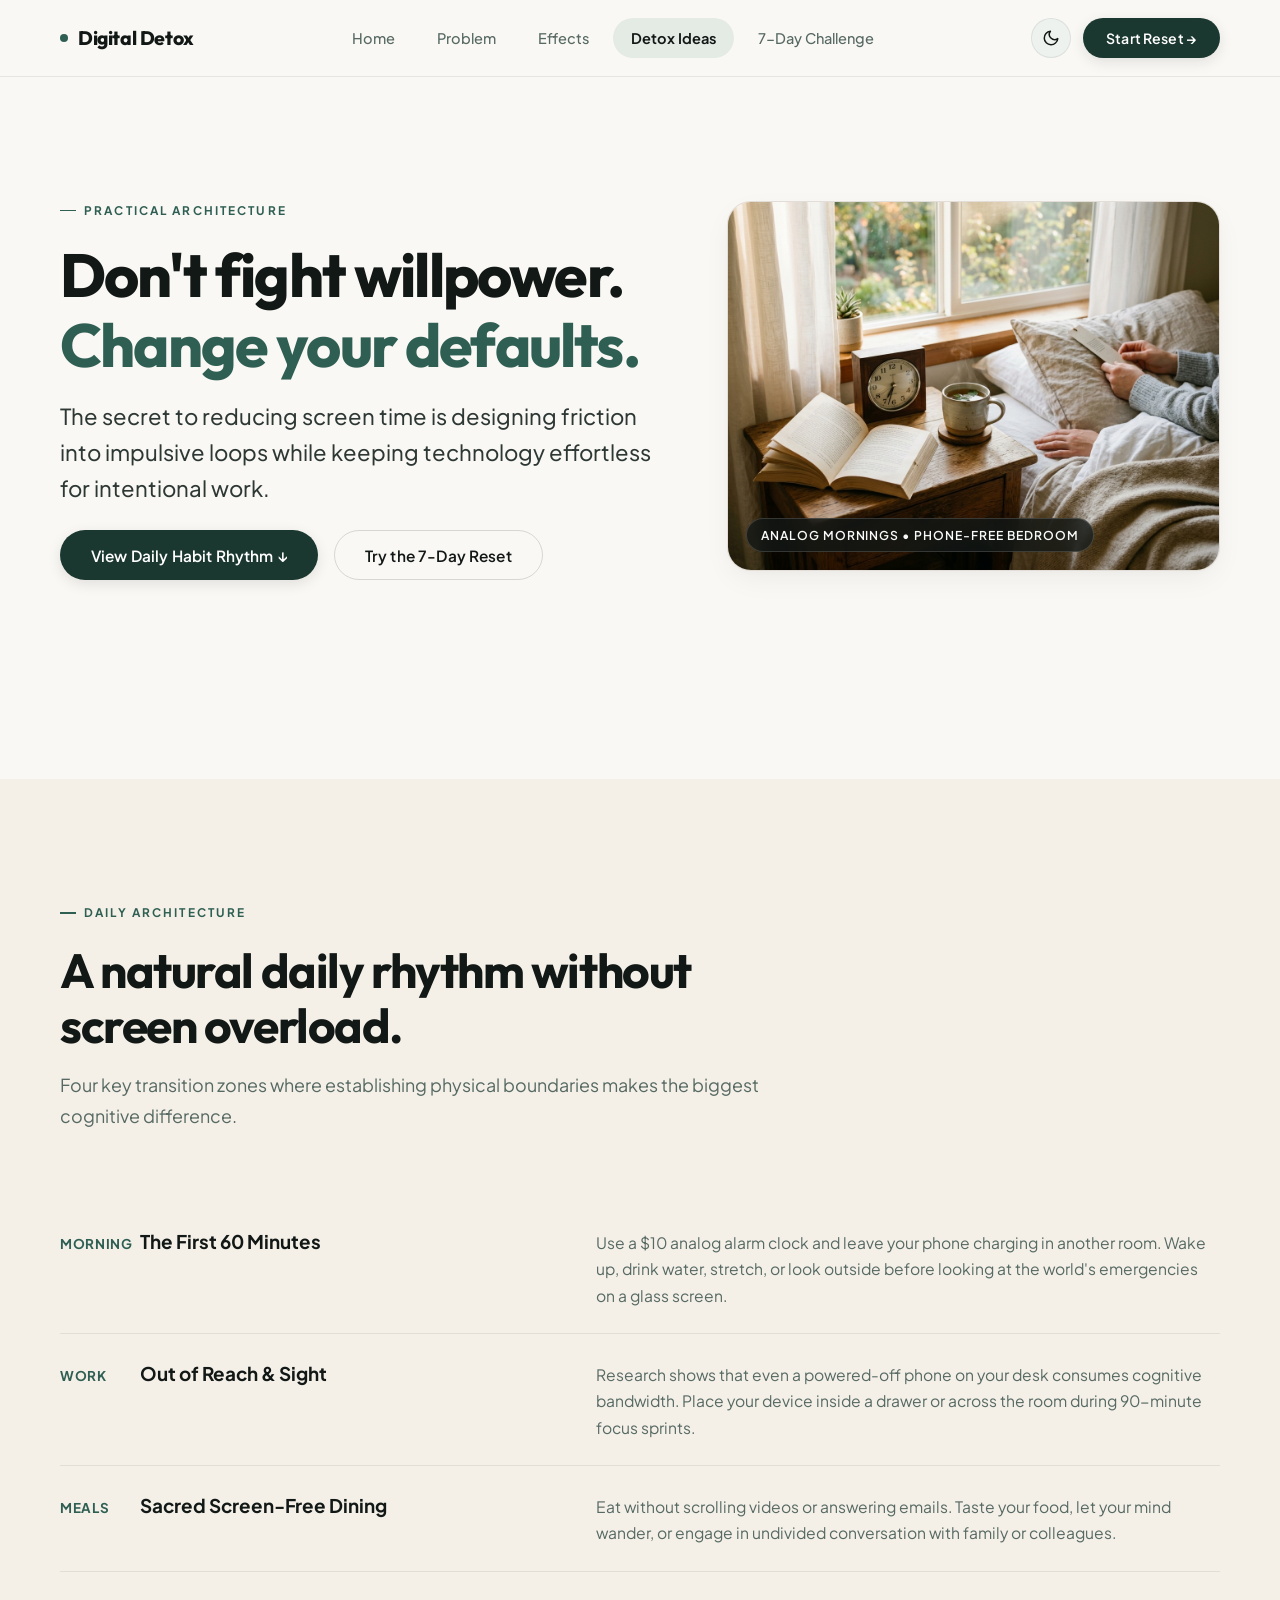
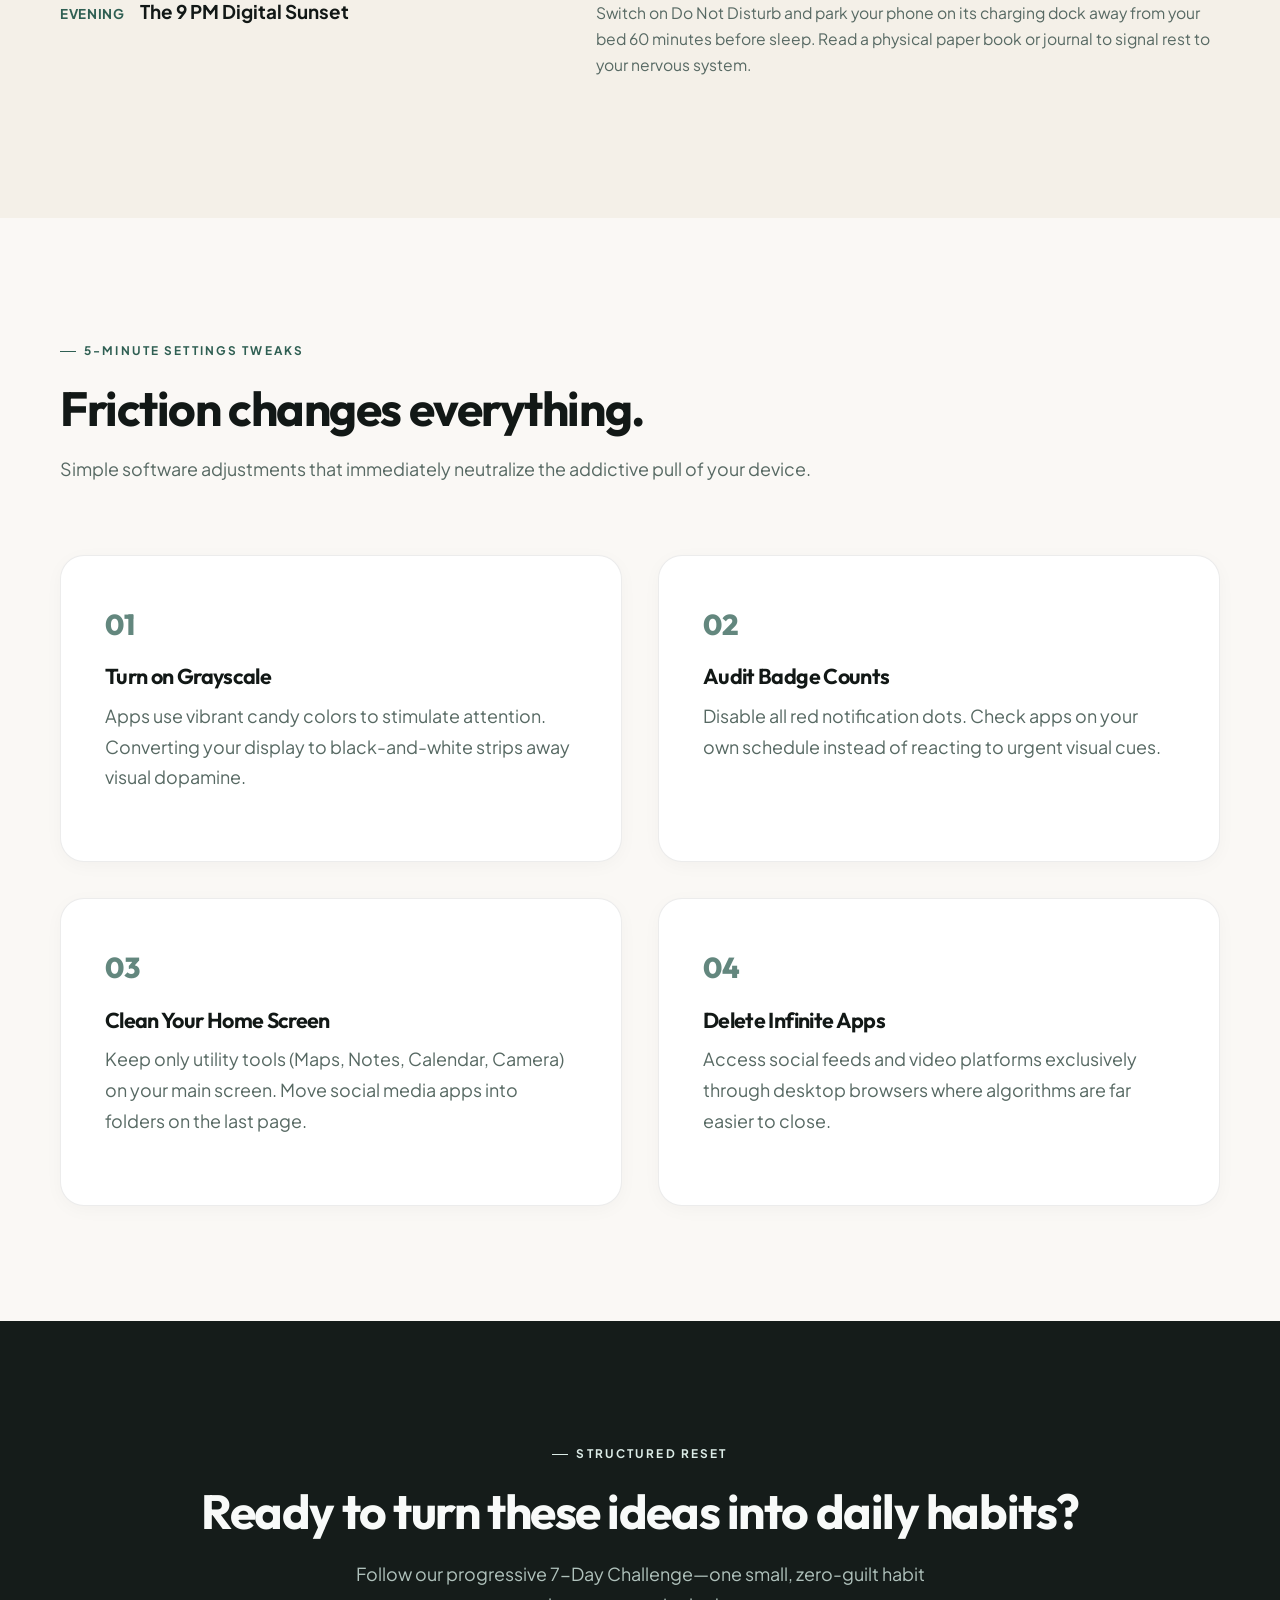
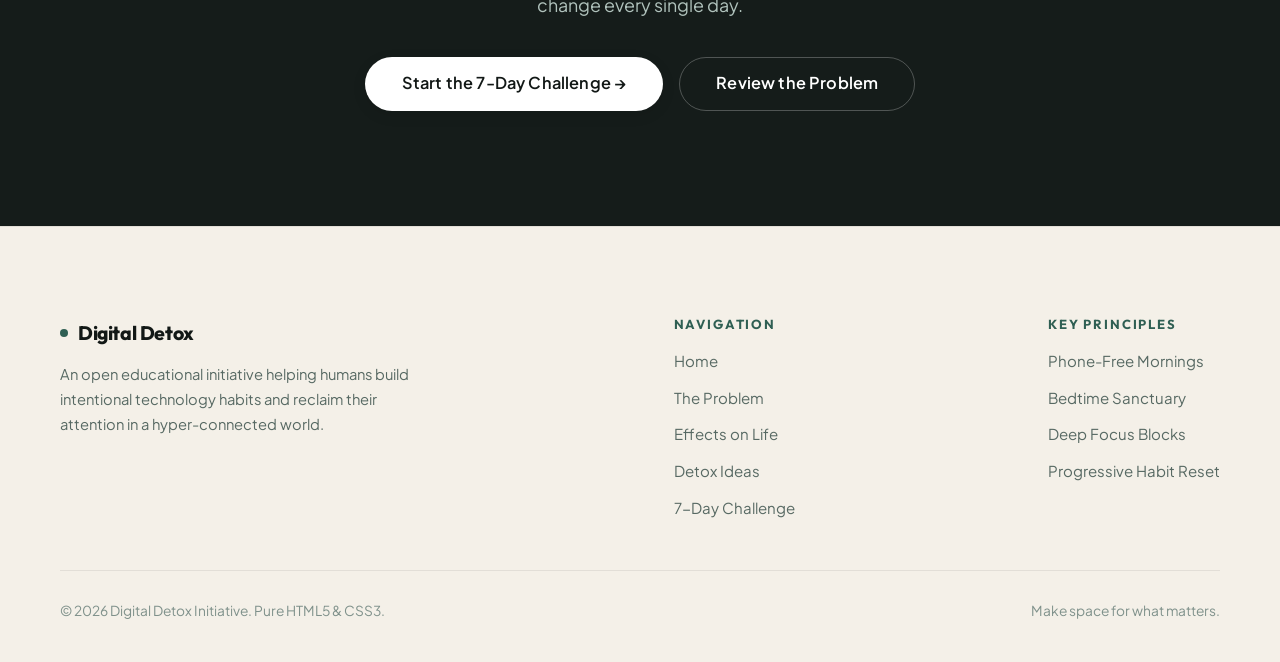
<file: ideas.html>
<!DOCTYPE html>
<html lang="en">
<head>
  <meta charset="UTF-8">
  <meta name="viewport" content="width=device-width, initial-scale=1.0">
  <meta name="description" content="Actionable, painless digital detox habits and environmental tweaks to reclaim your daily focus without throwing away your phone.">
  <title>Detox Ideas — Digital Detox</title>
  <!-- Anti-Flash Synchronous Theme Initializer -->
  <script>
    (function() {
      try {
        var saved = localStorage.getItem('digital-detox-theme');
        var prefersDark = window.matchMedia && window.matchMedia('(prefers-color-scheme: dark)').matches;
        if (saved === 'dark' || (!saved && prefersDark)) {
          document.documentElement.setAttribute('data-theme', 'dark');
        } else {
          document.documentElement.setAttribute('data-theme', 'light');
        }
      } catch(e) {}
    })();
  </script>
  <!-- Google Fonts: Outfit & Plus Jakarta Sans -->
  <link rel="preconnect" href="https://fonts.googleapis.com">
  <link rel="preconnect" href="https://fonts.gstatic.com" crossorigin>
  <link href="https://fonts.googleapis.com/css2?family=Outfit:wght@400;500;600;700;800&family=Plus+Jakarta+Sans:wght@400;500;600;700;800&display=swap" rel="stylesheet">
  <link rel="stylesheet" href="style.css">
</head>
<body>

  <!-- Minimal Editorial Navbar -->
  <header class="nav-wrapper-editorial">
    <div class="container">
      <nav class="navbar-editorial" aria-label="Main Navigation">
        <a href="index.html" class="nav-brand">
          <span class="nav-brand-dot"></span>
          <span>Digital Detox</span>
        </a>

        <!-- Desktop Navigation Links -->
        <ul class="nav-links-desktop">
          <li><a class="nav-item-link" href="index.html">Home</a></li>
          <li><a class="nav-item-link" href="problem.html">Problem</a></li>
          <li><a class="nav-item-link" href="effects.html">Effects</a></li>
          <li><a class="nav-item-link active" href="ideas.html">Detox Ideas</a></li>
          <li><a class="nav-item-link" href="challenge.html">7-Day Challenge</a></li>
        </ul>

        <!-- Right Controls: Theme Toggle & Reset CTA -->
        <div class="nav-right-controls">
          <button class="theme-toggle-btn" aria-label="Toggle Dark/Light Theme" title="Toggle Theme" type="button">
            <svg class="theme-icon-sun" viewBox="0 0 24 24" fill="none" stroke="currentColor" stroke-width="2" stroke-linecap="round" stroke-linejoin="round">
              <circle cx="12" cy="12" r="4"></circle>
              <line x1="12" y1="2" x2="12" y2="4"></line>
              <line x1="12" y1="20" x2="12" y2="22"></line>
              <line x1="4.93" y1="4.93" x2="6.34" y2="6.34"></line>
              <line x1="17.66" y1="17.66" x2="19.07" y2="19.07"></line>
              <line x1="2" y1="12" x2="4" y2="12"></line>
              <line x1="20" y1="12" x2="22" y2="12"></line>
              <line x1="4.93" y1="19.07" x2="6.34" y2="17.66"></line>
              <line x1="17.66" y1="6.34" x2="19.07" y2="4.93"></line>
            </svg>
            <svg class="theme-icon-moon" viewBox="0 0 24 24" fill="none" stroke="currentColor" stroke-width="2" stroke-linecap="round" stroke-linejoin="round">
              <path d="M21 12.79A9 9 0 1 1 11.21 3 7 7 0 0 0 21 12.79z"></path>
            </svg>
          </button>

          <a class="btn-editorial btn-solid btn-sm" href="challenge.html">Start Reset →</a>

          <button class="nav-mobile-btn" id="nav-toggle-btn" aria-label="Open Navigation Menu" type="button">
            <span></span>
            <span></span>
            <span></span>
          </button>
        </div>

        <!-- Mobile Drawer -->
        <div class="mobile-drawer-editorial" id="mobile-drawer">
          <a class="nav-item-link" href="index.html">Home</a>
          <a class="nav-item-link" href="problem.html">Problem</a>
          <a class="nav-item-link" href="effects.html">Effects</a>
          <a class="nav-item-link active" href="ideas.html">Detox Ideas</a>
          <a class="nav-item-link" href="challenge.html">7-Day Challenge</a>
          
          <div class="mobile-drawer-footer">
            <span style="font-size: 0.9rem; color: var(--text-muted);">Appearance</span>
            <button class="theme-toggle-btn" aria-label="Toggle Dark/Light Theme" title="Toggle Theme" type="button">
              <svg class="theme-icon-sun" viewBox="0 0 24 24" fill="none" stroke="currentColor" stroke-width="2" stroke-linecap="round" stroke-linejoin="round">
                <circle cx="12" cy="12" r="4"></circle>
                <line x1="12" y1="2" x2="12" y2="4"></line>
                <line x1="12" y1="20" x2="12" y2="22"></line>
                <line x1="4.93" y1="4.93" x2="6.34" y2="6.34"></line>
                <line x1="17.66" y1="17.66" x2="19.07" y2="19.07"></line>
                <line x1="2" y1="12" x2="4" y2="12"></line>
                <line x1="20" y1="12" x2="22" y2="12"></line>
                <line x1="4.93" y1="19.07" x2="6.34" y2="17.66"></line>
                <line x1="17.66" y1="6.34" x2="19.07" y2="4.93"></line>
              </svg>
              <svg class="theme-icon-moon" viewBox="0 0 24 24" fill="none" stroke="currentColor" stroke-width="2" stroke-linecap="round" stroke-linejoin="round">
                <path d="M21 12.79A9 9 0 1 1 11.21 3 7 7 0 0 0 21 12.79z"></path>
              </svg>
            </button>
          </div>
          <a class="btn-editorial btn-solid" href="challenge.html" style="margin-top: 8px;">Start Reset →</a>
        </div>
      </nav>
    </div>
  </header>

  <main>
    <!-- Ideas Header with Split Lifestyle Visual -->
    <section class="section section-ivory">
      <div class="container">
        <div class="ideas-hero-split">
          <!-- Left Text -->
          <div>
            <span class="editorial-tag">Practical Architecture</span>
            <h1 style="font-size: clamp(2.4rem, 5.5vw, 3.8rem); margin-bottom: 20px;">
              Don't fight willpower.<br>
              <span class="em" style="color: var(--eucalyptus-accent);">Change your defaults.</span>
            </h1>
            <p class="lead-text" style="margin-bottom: 24px;">
              The secret to reducing screen time is designing friction into impulsive loops while keeping technology effortless for intentional work.
            </p>
            <div class="btn-row" style="margin-top: 24px;">
              <a class="btn-editorial btn-solid" href="#habits">View Daily Habit Rhythm ↓</a>
              <a class="btn-editorial btn-ghost" href="challenge.html">Try the 7-Day Reset</a>
            </div>
          </div>

          <!-- Right Lifestyle Photography: Peaceful Offline Morning -->
          <div>
            <div class="editorial-image-frame" style="aspect-ratio: 4 / 3;">
              <img src="images/ideas_morning_peace.jpg" alt="A peaceful morning bedside table with an analog clock, book, and tea with no phone" class="editorial-img" loading="eager">
              <div class="editorial-image-badge">Analog Mornings • Phone-Free Bedroom</div>
            </div>
          </div>
        </div>
      </div>
    </section>

    <!-- Daily Habit Rhythm by Time of Day -->
    <section class="section section-cream" id="habits">
      <div class="container">
        <div class="section-header-editorial">
          <span class="editorial-tag">Daily Architecture</span>
          <h2>A natural daily rhythm without screen overload.</h2>
          <p>Four key transition zones where establishing physical boundaries makes the biggest cognitive difference.</p>
        </div>

        <div>
          <!-- Morning Zone -->
          <div class="editorial-idea-item">
            <div class="idea-item-time">Morning</div>
            <div class="idea-item-title">The First 60 Minutes</div>
            <div class="idea-item-detail">
              Use a $10 analog alarm clock and leave your phone charging in another room. Wake up, drink water, stretch, or look outside before looking at the world's emergencies on a glass screen.
            </div>
          </div>

          <!-- Deep Work Zone -->
          <div class="editorial-idea-item">
            <div class="idea-item-time">Work</div>
            <div class="idea-item-title">Out of Reach & Sight</div>
            <div class="idea-item-detail">
              Research shows that even a powered-off phone on your desk consumes cognitive bandwidth. Place your device inside a drawer or across the room during 90-minute focus sprints.
            </div>
          </div>

          <!-- Meal Zone -->
          <div class="editorial-idea-item">
            <div class="idea-item-time">Meals</div>
            <div class="idea-item-title">Sacred Screen-Free Dining</div>
            <div class="idea-item-detail">
              Eat without scrolling videos or answering emails. Taste your food, let your mind wander, or engage in undivided conversation with family or colleagues.
            </div>
          </div>

          <!-- Bedtime Zone -->
          <div class="editorial-idea-item">
            <div class="idea-item-time">Evening</div>
            <div class="idea-item-title">The 9 PM Digital Sunset</div>
            <div class="idea-item-detail">
              Switch on Do Not Disturb and park your phone on its charging dock away from your bed 60 minutes before sleep. Read a physical paper book or journal to signal rest to your nervous system.
            </div>
          </div>
        </div>
      </div>
    </section>

    <!-- 4 High-Impact Micro Tweaks -->
    <section class="section section-ivory">
      <div class="container">
        <div class="section-header-editorial">
          <span class="editorial-tag">5-Minute Settings Tweaks</span>
          <h2>Friction changes everything.</h2>
          <p>Simple software adjustments that immediately neutralize the addictive pull of your device.</p>
        </div>

        <div class="reset-modules-grid">
          <div class="reset-module-card">
            <div>
              <div class="reset-module-num">01</div>
              <h3 class="reset-module-title">Turn on Grayscale</h3>
              <p class="reset-module-text">Apps use vibrant candy colors to stimulate attention. Converting your display to black-and-white strips away visual dopamine.</p>
            </div>
          </div>

          <div class="reset-module-card">
            <div>
              <div class="reset-module-num">02</div>
              <h3 class="reset-module-title">Audit Badge Counts</h3>
              <p class="reset-module-text">Disable all red notification dots. Check apps on your own schedule instead of reacting to urgent visual cues.</p>
            </div>
          </div>

          <div class="reset-module-card">
            <div>
              <div class="reset-module-num">03</div>
              <h3 class="reset-module-title">Clean Your Home Screen</h3>
              <p class="reset-module-text">Keep only utility tools (Maps, Notes, Calendar, Camera) on your main screen. Move social media apps into folders on the last page.</p>
            </div>
          </div>

          <div class="reset-module-card">
            <div>
              <div class="reset-module-num">04</div>
              <h3 class="reset-module-title">Delete Infinite Apps</h3>
              <p class="reset-module-text">Access social feeds and video platforms exclusively through desktop browsers where algorithms are far easier to close.</p>
            </div>
          </div>
        </div>
      </div>
    </section>

    <!-- Call to Action Banner -->
    <section class="section section-contrast">
      <div class="container container-narrow" style="text-align: center;">
        <span class="editorial-tag editorial-tag-light">Structured Reset</span>
        <h2 style="margin-bottom: 20px;">Ready to turn these ideas into daily habits?</h2>
        <p style="margin-bottom: 36px; max-width: 620px; margin-left: auto; margin-right: auto;">
          Follow our progressive 7-Day Challenge—one small, zero-guilt habit change every single day.
        </p>
        <div class="btn-row" style="justify-content: center; margin-top: 0;">
          <a class="btn-editorial btn-solid btn-lg" href="challenge.html" style="background-color: #ffffff; color: #121816;">Start the 7-Day Challenge →</a>
          <a class="btn-editorial btn-ghost-dark btn-lg" href="problem.html">Review the Problem</a>
        </div>
      </div>
    </section>
  </main>

  <!-- Minimal Editorial Footer -->
  <footer class="footer-editorial">
    <div class="container">
      <div class="footer-top-editorial">
        <div class="footer-brand-bio">
          <a href="index.html" class="nav-brand" style="margin-bottom: 12px;">
            <span class="nav-brand-dot"></span>
            <span>Digital Detox</span>
          </a>
          <p style="font-size: 0.92rem;">
            An open educational initiative helping humans build intentional technology habits and reclaim their attention in a hyper-connected world.
          </p>
        </div>

        <div class="footer-nav-col">
          <h4>Navigation</h4>
          <ul class="footer-links-clean">
            <li><a href="index.html">Home</a></li>
            <li><a href="problem.html">The Problem</a></li>
            <li><a href="effects.html">Effects on Life</a></li>
            <li><a href="ideas.html">Detox Ideas</a></li>
            <li><a href="challenge.html">7-Day Challenge</a></li>
          </ul>
        </div>

        <div class="footer-nav-col">
          <h4>Key Principles</h4>
          <ul class="footer-links-clean">
            <li><a href="ideas.html">Phone-Free Mornings</a></li>
            <li><a href="ideas.html">Bedtime Sanctuary</a></li>
            <li><a href="ideas.html">Deep Focus Blocks</a></li>
            <li><a href="challenge.html">Progressive Habit Reset</a></li>
          </ul>
        </div>
      </div>

      <div class="footer-bottom-editorial">
        <span>© 2026 Digital Detox Initiative. Pure HTML5 & CSS3.</span>
        <span>Make space for what matters.</span>
      </div>
    </div>
  </footer>

  <!-- Shared Universal Theme Persistence Script -->
  <script src="theme.js"></script>
</body>
</html>
</file>
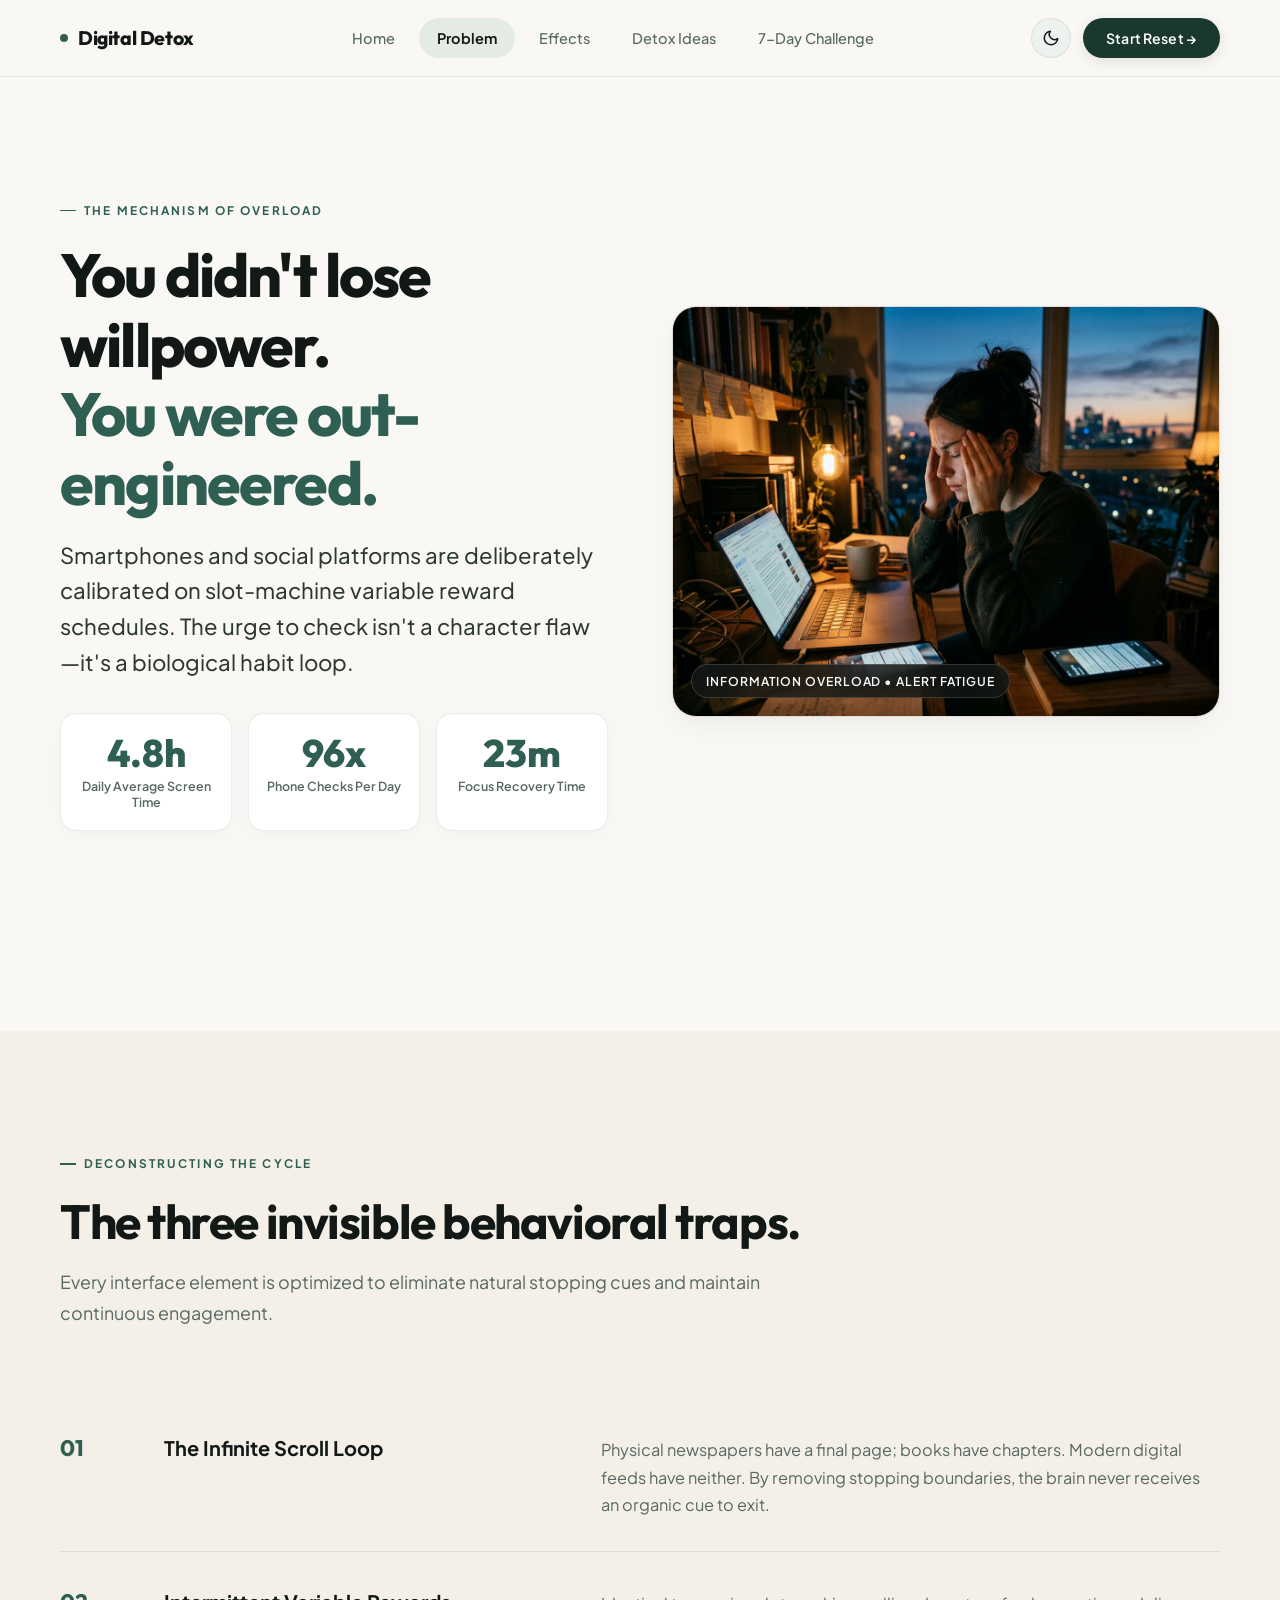
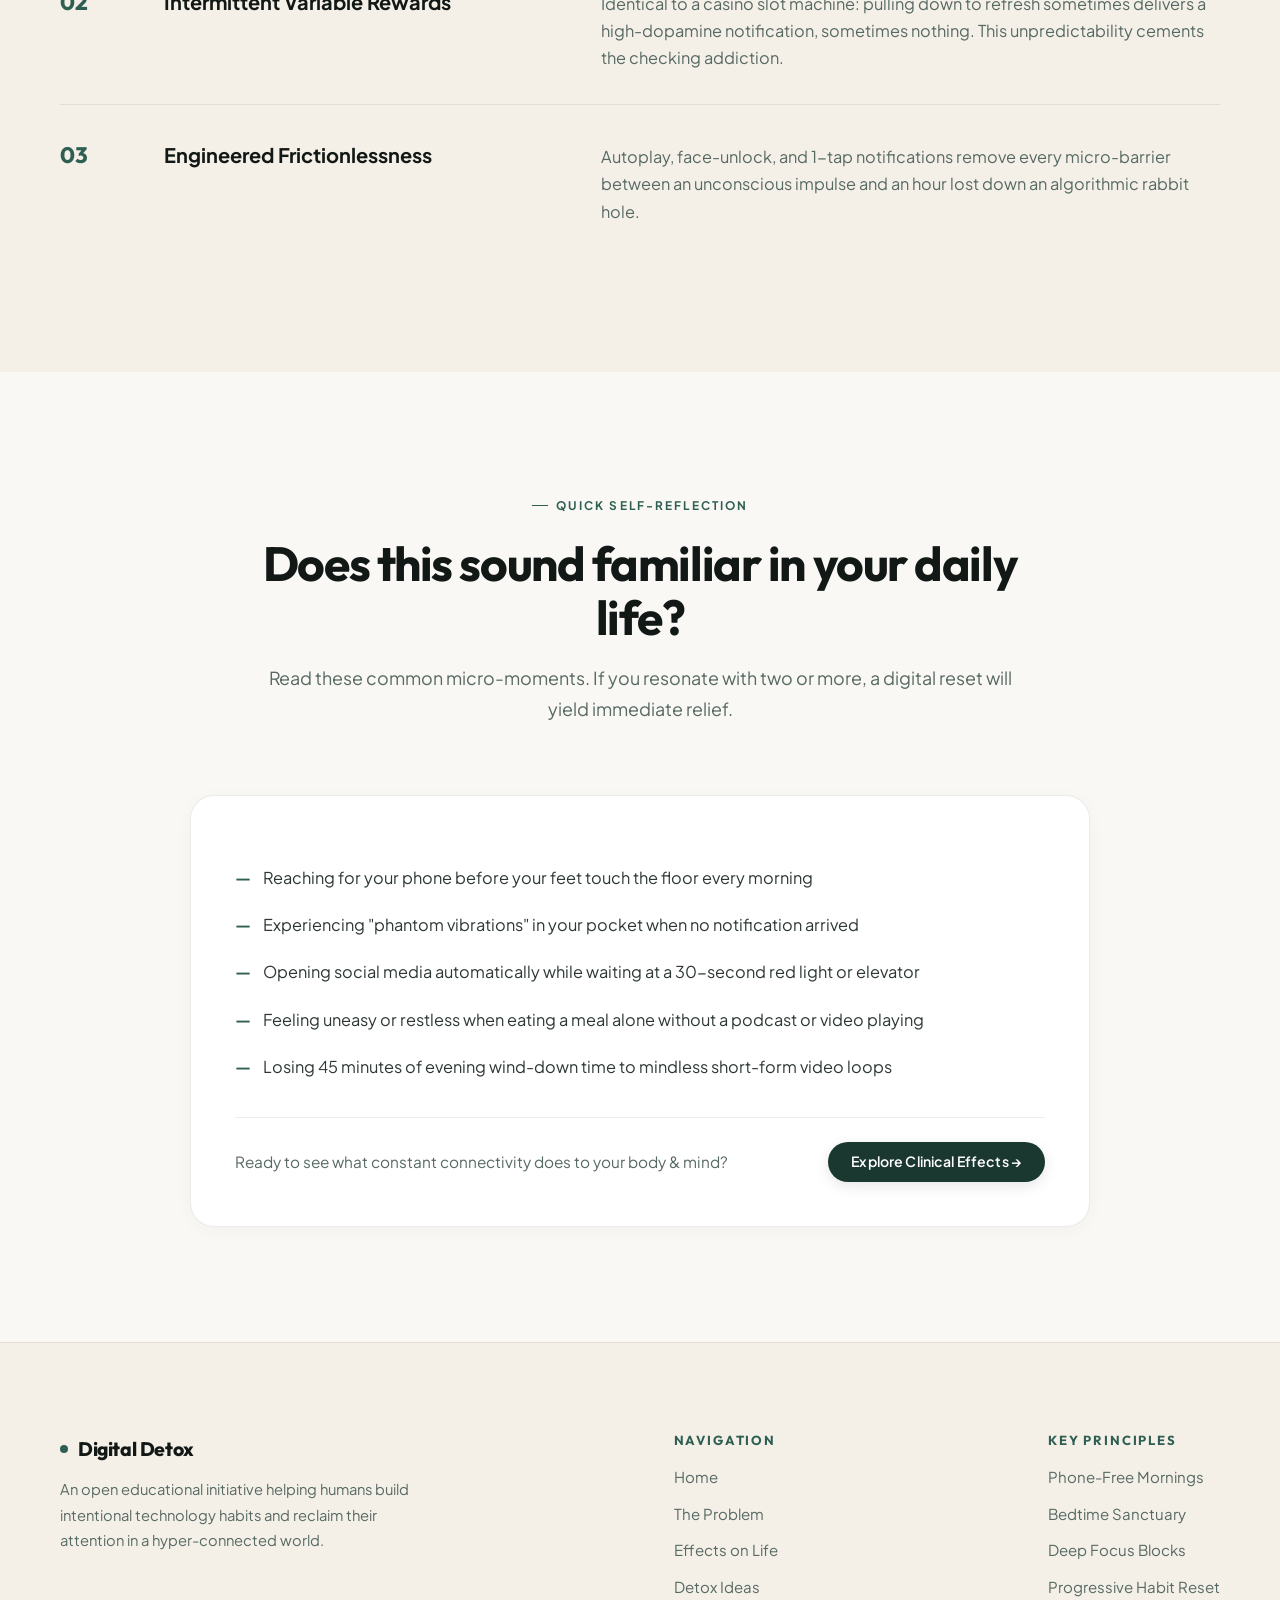
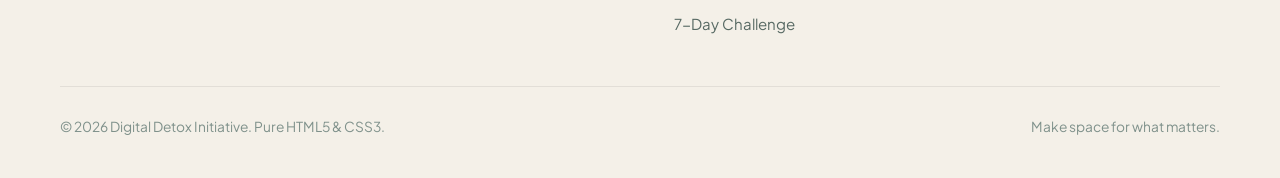
<file: problem.html>
<!DOCTYPE html>
<html lang="en">
<head>
  <meta charset="UTF-8">
  <meta name="viewport" content="width=device-width, initial-scale=1.0">
  <meta name="description" content="Understand the digital problem — Why technology feels impossible to put down and how attention fragmentation affects daily life.">
  <title>The Problem — Digital Detox</title>
  <!-- Anti-Flash Synchronous Theme Initializer -->
  <script>
    (function() {
      try {
        var saved = localStorage.getItem('digital-detox-theme');
        var prefersDark = window.matchMedia && window.matchMedia('(prefers-color-scheme: dark)').matches;
        if (saved === 'dark' || (!saved && prefersDark)) {
          document.documentElement.setAttribute('data-theme', 'dark');
        } else {
          document.documentElement.setAttribute('data-theme', 'light');
        }
      } catch(e) {}
    })();
  </script>
  <!-- Google Fonts: Outfit & Plus Jakarta Sans -->
  <link rel="preconnect" href="https://fonts.googleapis.com">
  <link rel="preconnect" href="https://fonts.gstatic.com" crossorigin>
  <link href="https://fonts.googleapis.com/css2?family=Outfit:wght@400;500;600;700;800&family=Plus+Jakarta+Sans:wght@400;500;600;700;800&display=swap" rel="stylesheet">
  <link rel="stylesheet" href="style.css">
</head>
<body>

  <!-- Minimal Editorial Navbar -->
  <header class="nav-wrapper-editorial">
    <div class="container">
      <nav class="navbar-editorial" aria-label="Main Navigation">
        <a href="index.html" class="nav-brand">
          <span class="nav-brand-dot"></span>
          <span>Digital Detox</span>
        </a>

        <!-- Desktop Navigation Links -->
        <ul class="nav-links-desktop">
          <li><a class="nav-item-link" href="index.html">Home</a></li>
          <li><a class="nav-item-link active" href="problem.html">Problem</a></li>
          <li><a class="nav-item-link" href="effects.html">Effects</a></li>
          <li><a class="nav-item-link" href="ideas.html">Detox Ideas</a></li>
          <li><a class="nav-item-link" href="challenge.html">7-Day Challenge</a></li>
        </ul>

        <!-- Right Controls: Theme Toggle & Reset CTA -->
        <div class="nav-right-controls">
          <button class="theme-toggle-btn" aria-label="Toggle Dark/Light Theme" title="Toggle Theme" type="button">
            <svg class="theme-icon-sun" viewBox="0 0 24 24" fill="none" stroke="currentColor" stroke-width="2" stroke-linecap="round" stroke-linejoin="round">
              <circle cx="12" cy="12" r="4"></circle>
              <line x1="12" y1="2" x2="12" y2="4"></line>
              <line x1="12" y1="20" x2="12" y2="22"></line>
              <line x1="4.93" y1="4.93" x2="6.34" y2="6.34"></line>
              <line x1="17.66" y1="17.66" x2="19.07" y2="19.07"></line>
              <line x1="2" y1="12" x2="4" y2="12"></line>
              <line x1="20" y1="12" x2="22" y2="12"></line>
              <line x1="4.93" y1="19.07" x2="6.34" y2="17.66"></line>
              <line x1="17.66" y1="6.34" x2="19.07" y2="4.93"></line>
            </svg>
            <svg class="theme-icon-moon" viewBox="0 0 24 24" fill="none" stroke="currentColor" stroke-width="2" stroke-linecap="round" stroke-linejoin="round">
              <path d="M21 12.79A9 9 0 1 1 11.21 3 7 7 0 0 0 21 12.79z"></path>
            </svg>
          </button>

          <a class="btn-editorial btn-solid btn-sm" href="challenge.html">Start Reset →</a>

          <button class="nav-mobile-btn" id="nav-toggle-btn" aria-label="Open Navigation Menu" type="button">
            <span></span>
            <span></span>
            <span></span>
          </button>
        </div>

        <!-- Mobile Drawer -->
        <div class="mobile-drawer-editorial" id="mobile-drawer">
          <a class="nav-item-link" href="index.html">Home</a>
          <a class="nav-item-link active" href="problem.html">Problem</a>
          <a class="nav-item-link" href="effects.html">Effects</a>
          <a class="nav-item-link" href="ideas.html">Detox Ideas</a>
          <a class="nav-item-link" href="challenge.html">7-Day Challenge</a>
          
          <div class="mobile-drawer-footer">
            <span style="font-size: 0.9rem; color: var(--text-muted);">Appearance</span>
            <button class="theme-toggle-btn" aria-label="Toggle Dark/Light Theme" title="Toggle Theme" type="button">
              <svg class="theme-icon-sun" viewBox="0 0 24 24" fill="none" stroke="currentColor" stroke-width="2" stroke-linecap="round" stroke-linejoin="round">
                <circle cx="12" cy="12" r="4"></circle>
                <line x1="12" y1="2" x2="12" y2="4"></line>
                <line x1="12" y1="20" x2="12" y2="22"></line>
                <line x1="4.93" y1="4.93" x2="6.34" y2="6.34"></line>
                <line x1="17.66" y1="17.66" x2="19.07" y2="19.07"></line>
                <line x1="2" y1="12" x2="4" y2="12"></line>
                <line x1="20" y1="12" x2="22" y2="12"></line>
                <line x1="4.93" y1="19.07" x2="6.34" y2="17.66"></line>
                <line x1="17.66" y1="6.34" x2="19.07" y2="4.93"></line>
              </svg>
              <svg class="theme-icon-moon" viewBox="0 0 24 24" fill="none" stroke="currentColor" stroke-width="2" stroke-linecap="round" stroke-linejoin="round">
                <path d="M21 12.79A9 9 0 1 1 11.21 3 7 7 0 0 0 21 12.79z"></path>
              </svg>
            </button>
          </div>
          <a class="btn-editorial btn-solid" href="challenge.html" style="margin-top: 8px;">Start Reset →</a>
        </div>
      </nav>
    </div>
  </header>

  <main>
    <!-- Problem Header with Split Editorial Image -->
    <section class="section section-ivory">
      <div class="container">
        <div class="problem-hero-split">
          <!-- Left Text & Data -->
          <div>
            <span class="editorial-tag">The Mechanism of Overload</span>
            <h1 style="font-size: clamp(2.4rem, 5.5vw, 3.8rem); margin-bottom: 20px;">
              You didn't lose willpower.<br>
              <span class="em" style="color: var(--eucalyptus-accent);">You were out-engineered.</span>
            </h1>
            <p class="lead-text" style="margin-bottom: 24px;">
              Smartphones and social platforms are deliberately calibrated on slot-machine variable reward schedules. The urge to check isn't a character flaw—it's a biological habit loop.
            </p>

            <div class="stat-strip-editorial">
              <div class="stat-box-editorial">
                <div class="stat-box-num">4.8h</div>
                <div class="stat-box-label">Daily Average Screen Time</div>
              </div>
              <div class="stat-box-editorial">
                <div class="stat-box-num">96x</div>
                <div class="stat-box-label">Phone Checks Per Day</div>
              </div>
              <div class="stat-box-editorial">
                <div class="stat-box-num">23m</div>
                <div class="stat-box-label">Focus Recovery Time</div>
              </div>
            </div>
          </div>

          <!-- Right Editorial Photography: Digital Noise & Fatigue -->
          <div>
            <div class="editorial-image-frame" style="aspect-ratio: 4 / 3;">
              <img src="images/problem_digital_noise.jpg" alt="A person experiencing cognitive fatigue at a desk late at night with glowing smartphone notifications" class="editorial-img" loading="eager">
              <div class="editorial-image-badge">Information Overload • Alert Fatigue</div>
            </div>
          </div>
        </div>
      </div>
    </section>

    <!-- Three Architectural Traps -->
    <section class="section section-cream">
      <div class="container">
        <div class="section-header-editorial">
          <span class="editorial-tag">Deconstructing the Cycle</span>
          <h2>The three invisible behavioral traps.</h2>
          <p>Every interface element is optimized to eliminate natural stopping cues and maintain continuous engagement.</p>
        </div>

        <div>
          <!-- Trap 1 -->
          <div class="trap-row-editorial">
            <div class="trap-num">01</div>
            <div class="trap-title">The Infinite Scroll Loop</div>
            <div class="trap-desc">
              Physical newspapers have a final page; books have chapters. Modern digital feeds have neither. By removing stopping boundaries, the brain never receives an organic cue to exit.
            </div>
          </div>

          <!-- Trap 2 -->
          <div class="trap-row-editorial">
            <div class="trap-num">02</div>
            <div class="trap-title">Intermittent Variable Rewards</div>
            <div class="trap-desc">
              Identical to a casino slot machine: pulling down to refresh sometimes delivers a high-dopamine notification, sometimes nothing. This unpredictability cements the checking addiction.
            </div>
          </div>

          <!-- Trap 3 -->
          <div class="trap-row-editorial">
            <div class="trap-num">03</div>
            <div class="trap-title">Engineered Frictionlessness</div>
            <div class="trap-desc">
              Autoplay, face-unlock, and 1-tap notifications remove every micro-barrier between an unconscious impulse and an hour lost down an algorithmic rabbit hole.
            </div>
          </div>
        </div>
      </div>
    </section>

    <!-- Self-Assessment Question List -->
    <section class="section section-ivory">
      <div class="container container-narrow">
        <div class="section-header-editorial center">
          <span class="editorial-tag">Quick Self-Reflection</span>
          <h2>Does this sound familiar in your daily life?</h2>
          <p>Read these common micro-moments. If you resonate with two or more, a digital reset will yield immediate relief.</p>
        </div>

        <div style="background-color: var(--bg-surface); border: 1px solid var(--border-subtle); border-radius: var(--radius-lg); padding: clamp(28px, 4vw, 44px); box-shadow: var(--shadow-subtle);">
          <ul class="editorial-list-clean" style="gap: 20px;">
            <li>Reaching for your phone before your feet touch the floor every morning</li>
            <li>Experiencing "phantom vibrations" in your pocket when no notification arrived</li>
            <li>Opening social media automatically while waiting at a 30-second red light or elevator</li>
            <li>Feeling uneasy or restless when eating a meal alone without a podcast or video playing</li>
            <li>Losing 45 minutes of evening wind-down time to mindless short-form video loops</li>
          </ul>

          <div style="margin-top: 36px; padding-top: 24px; border-top: 1px solid var(--border-subtle); display: flex; justify-content: space-between; align-items: center; flex-wrap: wrap; gap: 16px;">
            <span style="font-size: 0.96rem; color: var(--text-muted);">Ready to see what constant connectivity does to your body & mind?</span>
            <a class="btn-editorial btn-solid btn-sm" href="effects.html">Explore Clinical Effects →</a>
          </div>
        </div>
      </div>
    </section>
  </main>

  <!-- Minimal Editorial Footer -->
  <footer class="footer-editorial">
    <div class="container">
      <div class="footer-top-editorial">
        <div class="footer-brand-bio">
          <a href="index.html" class="nav-brand" style="margin-bottom: 12px;">
            <span class="nav-brand-dot"></span>
            <span>Digital Detox</span>
          </a>
          <p style="font-size: 0.92rem;">
            An open educational initiative helping humans build intentional technology habits and reclaim their attention in a hyper-connected world.
          </p>
        </div>

        <div class="footer-nav-col">
          <h4>Navigation</h4>
          <ul class="footer-links-clean">
            <li><a href="index.html">Home</a></li>
            <li><a href="problem.html">The Problem</a></li>
            <li><a href="effects.html">Effects on Life</a></li>
            <li><a href="ideas.html">Detox Ideas</a></li>
            <li><a href="challenge.html">7-Day Challenge</a></li>
          </ul>
        </div>

        <div class="footer-nav-col">
          <h4>Key Principles</h4>
          <ul class="footer-links-clean">
            <li><a href="ideas.html">Phone-Free Mornings</a></li>
            <li><a href="ideas.html">Bedtime Sanctuary</a></li>
            <li><a href="ideas.html">Deep Focus Blocks</a></li>
            <li><a href="challenge.html">Progressive Habit Reset</a></li>
          </ul>
        </div>
      </div>

      <div class="footer-bottom-editorial">
        <span>© 2026 Digital Detox Initiative. Pure HTML5 & CSS3.</span>
        <span>Make space for what matters.</span>
      </div>
    </div>
  </footer>

  <!-- Shared Universal Theme Persistence Script -->
  <script src="theme.js"></script>
</body>
</html>
</file>
<file: style.css>
/* ==========================================================================
   DIGITAL DETOX — 2026 EDITORIAL WELLBEING DESIGN SYSTEM
   Featuring: Pure HTML5 + CSS3 (Zero JavaScript) • Dual Light/Dark Modes
   Modern Lifestyle Photography • Fluid Responsive Typography • 100% Offline
   ========================================================================== */

/* --------------------------------------------------------------------------
   1. Theme Tokens (Light & Dark Color Systems)
   -------------------------------------------------------------------------- */
:root {
  /* LIGHT THEME (Warm Ivory & Soft Sage) */
  --bg-primary: #faf8f5;
  --bg-surface: #ffffff;
  --bg-surface-alt: #f4f0e8;
  --bg-sage: #edf2ee;
  --bg-sage-subtle: #e4ebe5;
  --bg-contrast: #151c1a;
  --bg-contrast-card: #1c2522;

  --text-headline: #121816;
  --text-body: #2d3834;
  --text-muted: #576963;
  --text-subtle: #7f918b;
  --text-contrast: #f8faf9;
  --text-contrast-muted: #b0c2bc;

  --eucalyptus-primary: #1b3830;
  --eucalyptus-accent: #2f5f53;
  --eucalyptus-soft: #dbebe6;
  --eucalyptus-subtle: #edf6f3;
  --eucalyptus-glow: rgba(47, 95, 83, 0.15);

  --border-subtle: rgba(18, 24, 22, 0.08);
  --border-medium: rgba(18, 24, 22, 0.15);
  --border-contrast: rgba(255, 255, 255, 0.12);

  --shadow-subtle: 0 4px 20px -2px rgba(18, 24, 22, 0.04);
  --shadow-card: 0 10px 30px -4px rgba(18, 24, 22, 0.06), 0 2px 6px -1px rgba(18, 24, 22, 0.02);
  --shadow-elevated: 0 20px 45px -8px rgba(18, 24, 22, 0.08), 0 4px 12px -2px rgba(18, 24, 22, 0.03);
  --shadow-dark-panel: 0 24px 48px -12px rgba(14, 19, 18, 0.35);

  --nav-bg: rgba(250, 248, 245, 0.92);

  /* Shared Dimensions & Radii */
  --radius-xs: 6px;
  --radius-sm: 10px;
  --radius-md: 16px;
  --radius-lg: 24px;
  --radius-xl: 32px;
  --radius-pill: 9999px;

  --font-editorial: 'Outfit', 'Plus Jakarta Sans', -apple-system, BlinkMacSystemFont, sans-serif;
  --font-sans: 'Plus Jakarta Sans', -apple-system, BlinkMacSystemFont, 'Segoe UI', Roboto, Helvetica, Arial, sans-serif;

  --theme-transition: background-color 0.35s cubic-bezier(0.16, 1, 0.3, 1),
                      color 0.35s cubic-bezier(0.16, 1, 0.3, 1),
                      border-color 0.35s cubic-bezier(0.16, 1, 0.3, 1),
                      box-shadow 0.35s cubic-bezier(0.16, 1, 0.3, 1);
}

/* Explicit Dark Theme via data-theme attribute */
[data-theme="dark"],
:root:has(#theme-toggle:checked) {
  --bg-primary: #101514;
  --bg-surface: #171e1c;
  --bg-surface-alt: #131917;
  --bg-sage: #1b2421;
  --bg-sage-subtle: #212c28;
  --bg-contrast: #0b0f0e;
  --bg-contrast-card: #151d1a;

  --text-headline: #f5f4f0;
  --text-body: #d3ded9;
  --text-muted: #95a8a1;
  --text-subtle: #6c8078;
  --text-contrast: #ffffff;
  --text-contrast-muted: #95a8a1;

  --eucalyptus-primary: #3d7568;
  --eucalyptus-accent: #559685;
  --eucalyptus-soft: #1e2c27;
  --eucalyptus-subtle: #182420;
  --eucalyptus-glow: rgba(85, 150, 133, 0.2);

  --border-subtle: rgba(255, 255, 255, 0.08);
  --border-medium: rgba(255, 255, 255, 0.14);
  --border-contrast: rgba(255, 255, 255, 0.15);

  --shadow-subtle: 0 4px 20px -2px rgba(0, 0, 0, 0.35);
  --shadow-card: 0 12px 36px -4px rgba(0, 0, 0, 0.45), 0 2px 8px -1px rgba(0, 0, 0, 0.3);
  --shadow-elevated: 0 22px 50px -8px rgba(0, 0, 0, 0.55);
  --shadow-dark-panel: 0 24px 48px -12px rgba(0, 0, 0, 0.6);

  --nav-bg: rgba(16, 21, 20, 0.92);
}

/* Explicit Light Theme via data-theme attribute */
[data-theme="light"] {
  --bg-primary: #faf8f5;
  --bg-surface: #ffffff;
  --bg-surface-alt: #f4f0e8;
  --bg-sage: #edf2ee;
  --bg-sage-subtle: #e4ebe5;
  --bg-contrast: #151c1a;
  --bg-contrast-card: #1c2522;

  --text-headline: #121816;
  --text-body: #2d3834;
  --text-muted: #576963;
  --text-subtle: #7f918b;
  --text-contrast: #f8faf9;
  --text-contrast-muted: #b0c2bc;

  --eucalyptus-primary: #1b3830;
  --eucalyptus-accent: #2f5f53;
  --eucalyptus-soft: #dbebe6;
  --eucalyptus-subtle: #edf6f3;
  --eucalyptus-glow: rgba(47, 95, 83, 0.15);

  --border-subtle: rgba(18, 24, 22, 0.08);
  --border-medium: rgba(18, 24, 22, 0.15);
  --border-contrast: rgba(255, 255, 255, 0.12);

  --shadow-subtle: 0 4px 20px -2px rgba(18, 24, 22, 0.04);
  --shadow-card: 0 10px 30px -4px rgba(18, 24, 22, 0.06), 0 2px 6px -1px rgba(18, 24, 22, 0.02);
  --shadow-elevated: 0 20px 45px -8px rgba(18, 24, 22, 0.08), 0 4px 12px -2px rgba(18, 24, 22, 0.03);
  --shadow-dark-panel: 0 24px 48px -12px rgba(14, 19, 18, 0.35);

  --nav-bg: rgba(250, 248, 245, 0.92);
}

/* AUTOMATIC OS DARK THEME FALLBACK (when data-theme is not explicitly set) */
@media (prefers-color-scheme: dark) {
  :root:not([data-theme="light"]) {
    --bg-primary: #101514;
    --bg-surface: #171e1c;
    --bg-surface-alt: #131917;
    --bg-sage: #1b2421;
    --bg-sage-subtle: #212c28;
    --bg-contrast: #0b0f0e;
    --bg-contrast-card: #151d1a;

    --text-headline: #f5f4f0;
    --text-body: #d3ded9;
    --text-muted: #95a8a1;
    --text-subtle: #6c8078;
    --text-contrast: #ffffff;
    --text-contrast-muted: #95a8a1;

    --eucalyptus-primary: #3d7568;
    --eucalyptus-accent: #559685;
    --eucalyptus-soft: #1e2c27;
    --eucalyptus-subtle: #182420;
    --eucalyptus-glow: rgba(85, 150, 133, 0.2);

    --border-subtle: rgba(255, 255, 255, 0.08);
    --border-medium: rgba(255, 255, 255, 0.14);
    --border-contrast: rgba(255, 255, 255, 0.15);

    --shadow-subtle: 0 4px 20px -2px rgba(0, 0, 0, 0.35);
    --shadow-card: 0 12px 36px -4px rgba(0, 0, 0, 0.45), 0 2px 8px -1px rgba(0, 0, 0, 0.3);
    --shadow-elevated: 0 22px 50px -8px rgba(0, 0, 0, 0.55);
    --shadow-dark-panel: 0 24px 48px -12px rgba(0, 0, 0, 0.6);

    --nav-bg: rgba(16, 21, 20, 0.92);
  }
}

/* --------------------------------------------------------------------------
   2. Reset & Base Styles
   -------------------------------------------------------------------------- */
*, *::before, *::after {
  box-sizing: border-box;
  margin: 0;
  padding: 0;
}

html {
  scroll-behavior: smooth;
  -webkit-font-smoothing: antialiased;
  -moz-osx-font-smoothing: grayscale;
  text-rendering: optimizeLegibility;
  width: 100%;
  max-width: 100%;
  overflow-x: hidden;
}

body {
  font-family: var(--font-sans);
  background-color: var(--bg-primary);
  color: var(--text-body);
  line-height: 1.68;
  font-size: 16px;
  min-height: 100vh;
  width: 100%;
  max-width: 100%;
  overflow-x: hidden;
  display: flex;
  flex-direction: column;
  -webkit-text-size-adjust: 100%;
  transition: var(--theme-transition);
}

:focus-visible {
  outline: 2px solid var(--eucalyptus-accent);
  outline-offset: 3px;
}

img, svg {
  display: block;
  max-width: 100%;
  height: auto;
}

a {
  color: inherit;
  text-decoration: none;
  touch-action: manipulation;
}

button, label {
  font-family: inherit;
  cursor: pointer;
  touch-action: manipulation;
}

/* --------------------------------------------------------------------------
   3. Container & Layout System (Clean Backgrounds • Zero Grids)
   -------------------------------------------------------------------------- */
.container {
  width: 100%;
  max-width: 1240px;
  margin-left: auto;
  margin-right: auto;
  padding-left: clamp(20px, 4.5vw, 40px);
  padding-right: clamp(20px, 4.5vw, 40px);
}

.container-narrow {
  width: 100%;
  max-width: 980px;
  margin-left: auto;
  margin-right: auto;
  padding-left: clamp(20px, 4.5vw, 40px);
  padding-right: clamp(20px, 4.5vw, 40px);
}

main {
  flex: 1 0 auto;
  width: 100%;
  max-width: 100%;
  overflow-x: hidden;
}

.section {
  padding: clamp(64px, 9vw, 120px) 0;
  position: relative;
  width: 100%;
  transition: var(--theme-transition);
}

.section-tight {
  padding: clamp(44px, 6vw, 76px) 0;
  width: 100%;
  transition: var(--theme-transition);
}

/* Section Background Variations (Clean & Smooth Tones) */
.section-ivory { background-color: var(--bg-primary); }
.section-cream { background-color: var(--bg-surface-alt); }
.section-sage { background-color: var(--bg-sage); }
.section-white { background-color: var(--bg-surface); }
.section-contrast {
  background-color: var(--bg-contrast);
  color: var(--text-contrast);
}
.section-contrast h1,
.section-contrast h2,
.section-contrast h3,
.section-contrast h4 {
  color: var(--text-contrast);
}
.section-contrast p {
  color: var(--text-contrast-muted);
}

/* --------------------------------------------------------------------------
   4. Typography Hierarchy
   -------------------------------------------------------------------------- */
h1, h2, h3, h4, .font-editorial {
  font-family: var(--font-editorial);
  font-weight: 700;
  color: var(--text-headline);
  line-height: 1.14;
  letter-spacing: -0.03em;
  overflow-wrap: break-word;
  word-wrap: break-word;
  transition: color 0.3s ease;
}

h1 {
  font-size: clamp(2.4rem, 6.2vw, 4.4rem);
  font-weight: 750;
  margin-bottom: 24px;
}

h2 {
  font-size: clamp(1.85rem, 4.2vw, 3rem);
  font-weight: 700;
  margin-bottom: 18px;
}

h3 {
  font-size: clamp(1.25rem, 2.6vw, 1.6rem);
  font-weight: 650;
  margin-bottom: 12px;
}

p {
  color: var(--text-muted);
  font-size: clamp(1rem, 1.8vw, 1.12rem);
  line-height: 1.72;
  transition: color 0.3s ease;
}

.lead-text {
  font-size: clamp(1.15rem, 2.2vw, 1.38rem);
  color: var(--text-body);
  line-height: 1.62;
  font-weight: 450;
}

/* Refined Editorial Tag */
.editorial-tag {
  display: inline-flex;
  align-items: center;
  gap: 8px;
  font-size: 0.74rem;
  font-weight: 700;
  letter-spacing: 0.18em;
  text-transform: uppercase;
  color: var(--eucalyptus-accent);
  margin-bottom: 20px;
  transition: color 0.3s ease;
}

.editorial-tag::before {
  content: '';
  display: inline-block;
  width: 16px;
  height: 1.5px;
  background-color: var(--eucalyptus-accent);
  transition: background-color 0.3s ease;
}

.editorial-tag-light {
  color: var(--eucalyptus-soft);
}
.editorial-tag-light::before {
  background-color: var(--eucalyptus-soft);
}

.section-header-editorial {
  max-width: 760px;
  margin-bottom: clamp(40px, 6vw, 70px);
}

.section-header-editorial.center {
  text-align: center;
  margin-left: auto;
  margin-right: auto;
}

/* --------------------------------------------------------------------------
   5. Buttons & Micro-Interactions
   -------------------------------------------------------------------------- */
.btn-row {
  display: flex;
  flex-wrap: wrap;
  gap: 16px;
  align-items: center;
  margin-top: 36px;
}

.btn-editorial {
  display: inline-flex;
  align-items: center;
  justify-content: center;
  gap: 10px;
  min-height: 50px;
  padding: 14px 30px;
  border-radius: var(--radius-pill);
  font-family: var(--font-sans);
  font-size: 0.96rem;
  font-weight: 600;
  letter-spacing: 0.01em;
  line-height: 1;
  text-decoration: none;
  cursor: pointer;
  transition: transform 0.25s cubic-bezier(0.16, 1, 0.3, 1),
              background-color 0.25s ease,
              border-color 0.25s ease,
              box-shadow 0.25s ease;
  border: 1px solid transparent;
  text-align: center;
}

.btn-editorial:active {
  transform: scale(0.98);
}

.btn-solid {
  background-color: var(--eucalyptus-primary);
  color: #ffffff;
  box-shadow: 0 4px 14px rgba(0, 0, 0, 0.1);
}

.btn-solid:hover {
  background-color: var(--eucalyptus-accent);
  transform: translateY(-2px);
  box-shadow: 0 8px 24px var(--eucalyptus-glow);
  color: #ffffff;
}

.btn-ghost {
  background-color: transparent;
  color: var(--text-headline);
  border-color: var(--border-medium);
}

.btn-ghost:hover {
  background-color: var(--bg-sage);
  border-color: var(--eucalyptus-accent);
  color: var(--text-headline);
  transform: translateY(-2px);
}

.btn-ghost-dark {
  background-color: transparent;
  color: #ffffff;
  border-color: rgba(255, 255, 255, 0.25);
}

.btn-ghost-dark:hover {
  background-color: rgba(255, 255, 255, 0.1);
  border-color: #ffffff;
  color: #ffffff;
  transform: translateY(-2px);
}

.btn-lg {
  min-height: 54px;
  padding: 16px 36px;
  font-size: 1.02rem;
}

.btn-sm {
  min-height: 40px;
  padding: 8px 22px;
  font-size: 0.88rem;
}

/* --------------------------------------------------------------------------
   6. Pure CSS Navbar + Theme Switch + Mobile Drawer (Zero JS)
   -------------------------------------------------------------------------- */
.theme-toggle-checkbox,
.nav-toggle-checkbox {
  position: absolute;
  opacity: 0;
  pointer-events: none;
  width: 0;
  height: 0;
  margin: 0;
}

.nav-wrapper-editorial {
  position: sticky;
  top: 0;
  z-index: 1000;
  background: var(--nav-bg);
  backdrop-filter: blur(16px);
  -webkit-backdrop-filter: blur(16px);
  border-bottom: 1px solid var(--border-subtle);
  width: 100%;
  transition: var(--theme-transition);
}

.navbar-editorial {
  display: flex;
  align-items: center;
  justify-content: space-between;
  min-height: 76px;
  padding: 8px 0;
  gap: 16px;
  width: 100%;
  position: relative;
}

.nav-brand {
  display: inline-flex;
  align-items: center;
  gap: 10px;
  font-family: var(--font-editorial);
  font-size: 1.22rem;
  font-weight: 750;
  color: var(--text-headline);
  letter-spacing: -0.02em;
  text-decoration: none;
  flex-shrink: 0;
}

.nav-brand-dot {
  width: 8px;
  height: 8px;
  border-radius: 50%;
  background-color: var(--eucalyptus-accent);
  display: inline-block;
  transition: background-color 0.3s ease;
}

.nav-links-desktop {
  display: flex;
  align-items: center;
  gap: 6px;
  list-style: none;
}

.nav-item-link {
  display: inline-flex;
  align-items: center;
  min-height: 40px;
  padding: 8px 18px;
  font-size: 0.91rem;
  font-weight: 500;
  color: var(--text-muted);
  border-radius: var(--radius-pill);
  transition: all 0.2s ease;
}

.nav-item-link:hover {
  color: var(--text-headline);
  background-color: var(--bg-sage);
}

.nav-item-link.active {
  color: var(--text-headline);
  background-color: var(--bg-sage-subtle);
  font-weight: 650;
}

.nav-right-controls {
  display: flex;
  align-items: center;
  gap: 12px;
  flex-shrink: 0;
}

/* Compact Theme Toggle Button (CSS Label for #theme-toggle) */
.theme-toggle-btn {
  display: inline-flex;
  align-items: center;
  justify-content: center;
  width: 40px;
  height: 40px;
  border-radius: 50%;
  background-color: var(--bg-sage);
  border: 1px solid var(--border-subtle);
  color: var(--text-headline);
  cursor: pointer;
  transition: all 0.25s cubic-bezier(0.16, 1, 0.3, 1);
  user-select: none;
}

.theme-toggle-btn:hover {
  background-color: var(--bg-sage-subtle);
  border-color: var(--border-medium);
  transform: rotate(15deg) scale(1.05);
}

.theme-toggle-btn:active {
  transform: scale(0.95);
}

.theme-icon-sun,
.theme-icon-moon {
  width: 18px;
  height: 18px;
  stroke: currentColor;
  transition: transform 0.3s ease, opacity 0.3s ease;
}

/* Theme Icon Switching based on active theme */
.theme-icon-sun { display: none; }
.theme-icon-moon { display: block; }

[data-theme="dark"] .theme-icon-sun { display: block; }
[data-theme="dark"] .theme-icon-moon { display: none; }

[data-theme="light"] .theme-icon-sun { display: none; }
[data-theme="light"] .theme-icon-moon { display: block; }

@media (prefers-color-scheme: dark) {
  :root:not([data-theme="light"]) .theme-icon-sun { display: block; }
  :root:not([data-theme="light"]) .theme-icon-moon { display: none; }
}

/* Mobile Menu Trigger Button */
.nav-mobile-btn {
  display: none;
  flex-direction: column;
  justify-content: center;
  align-items: center;
  width: 44px;
  height: 44px;
  border-radius: var(--radius-sm);
  background: var(--bg-sage);
  border: 1px solid var(--border-subtle);
  cursor: pointer;
  gap: 5px;
  z-index: 1001;
}

.nav-mobile-btn span {
  display: block;
  width: 20px;
  height: 1.8px;
  background-color: var(--text-headline);
  border-radius: 2px;
  transition: all 0.2s ease;
}

/* Mobile Drawer Overlay */
.mobile-drawer-editorial {
  display: none;
  position: absolute;
  top: 100%;
  left: 0;
  right: 0;
  background: var(--bg-primary);
  border-bottom: 1px solid var(--border-subtle);
  padding: 24px;
  flex-direction: column;
  gap: 8px;
  box-shadow: var(--shadow-card);
  transition: var(--theme-transition);
}

.mobile-drawer-editorial.open,
.nav-toggle-checkbox:checked ~ .mobile-drawer-editorial {
  display: flex;
  animation: drawer-enter 0.28s cubic-bezier(0.16, 1, 0.3, 1);
}

@keyframes drawer-enter {
  from { opacity: 0; transform: translateY(-8px); }
  to { opacity: 1; transform: translateY(0); }
}

.mobile-drawer-editorial .nav-item-link {
  font-size: 1.05rem;
  padding: 12px 18px;
  width: 100%;
}

.mobile-drawer-footer {
  display: flex;
  align-items: center;
  justify-content: space-between;
  gap: 12px;
  margin-top: 14px;
  padding-top: 14px;
  border-top: 1px solid var(--border-subtle);
}

/* --------------------------------------------------------------------------
   7. Editorial Image Framing & Media Treatments
   -------------------------------------------------------------------------- */
.editorial-image-frame {
  position: relative;
  overflow: hidden;
  border-radius: var(--radius-lg);
  border: 1px solid var(--border-subtle);
  background-color: var(--bg-surface-alt);
  box-shadow: var(--shadow-card);
  transition: transform 0.4s cubic-bezier(0.16, 1, 0.3, 1), 
              box-shadow 0.4s ease, 
              border-color 0.3s ease;
}

.editorial-image-frame:hover {
  transform: translateY(-4px);
  box-shadow: var(--shadow-elevated);
  border-color: var(--border-medium);
}

.editorial-img {
  width: 100%;
  height: 100%;
  object-fit: cover;
  display: block;
  transition: transform 0.6s cubic-bezier(0.16, 1, 0.3, 1);
}

.editorial-image-frame:hover .editorial-img {
  transform: scale(1.025);
}

.editorial-image-badge {
  position: absolute;
  bottom: 18px;
  left: 18px;
  background: rgba(18, 24, 22, 0.78);
  backdrop-filter: blur(10px);
  -webkit-backdrop-filter: blur(10px);
  color: #f8faf9;
  font-size: 0.76rem;
  font-weight: 600;
  letter-spacing: 0.08em;
  text-transform: uppercase;
  padding: 6px 14px;
  border-radius: var(--radius-pill);
  border: 1px solid rgba(255, 255, 255, 0.15);
  pointer-events: none;
  z-index: 3;
}

/* --------------------------------------------------------------------------
   8. Hero Section
   -------------------------------------------------------------------------- */
.hero-editorial {
  padding: clamp(48px, 8vw, 100px) 0 clamp(64px, 10vw, 120px);
  position: relative;
  overflow: hidden;
  background-color: var(--bg-primary);
  border-bottom: 1px solid var(--border-subtle);
  transition: var(--theme-transition);
}

.hero-editorial-grid {
  display: grid;
  grid-template-columns: minmax(0, 1.15fr) minmax(0, 0.85fr);
  align-items: center;
  gap: clamp(40px, 6vw, 80px);
  width: 100%;
}

.hero-editorial-headline {
  font-size: clamp(2.6rem, 6.4vw, 4.6rem);
  font-weight: 800;
  letter-spacing: -0.035em;
  line-height: 1.08;
  color: var(--text-headline);
  margin-bottom: 24px;
}

.hero-editorial-headline span.em {
  color: var(--eucalyptus-accent);
  font-style: normal;
  transition: color 0.3s ease;
}

.hero-visual-editorial {
  display: flex;
  justify-content: center;
  align-items: center;
  width: 100%;
}

.hero-frame {
  width: 100%;
  max-width: 480px;
  aspect-ratio: 4 / 3;
  border-radius: var(--radius-xl);
}

/* --------------------------------------------------------------------------
   9. Attention Split Section (Home Page)
   -------------------------------------------------------------------------- */
.editorial-split-section {
  display: grid;
  grid-template-columns: 1fr 1fr;
  gap: clamp(40px, 6vw, 80px);
  align-items: center;
}

.editorial-quote-block {
  padding: clamp(32px, 5vw, 48px);
  background-color: var(--bg-sage);
  border-radius: var(--radius-lg);
  border-left: 4px solid var(--eucalyptus-accent);
  transition: var(--theme-transition);
}

.editorial-quote-block p {
  font-size: clamp(1.15rem, 2vw, 1.35rem);
  color: var(--text-headline);
  font-family: var(--font-editorial);
  line-height: 1.5;
  font-style: italic;
  margin-bottom: 16px;
}

.editorial-quote-author {
  font-size: 0.88rem;
  font-weight: 700;
  letter-spacing: 0.05em;
  text-transform: uppercase;
  color: var(--eucalyptus-accent);
}

.editorial-list-clean {
  list-style: none;
  display: flex;
  flex-direction: column;
  gap: 16px;
  margin-top: 24px;
}

.editorial-list-clean li {
  display: flex;
  align-items: flex-start;
  gap: 12px;
  font-size: 1.02rem;
  color: var(--text-body);
}

.editorial-list-clean li::before {
  content: '—';
  color: var(--eucalyptus-accent);
  font-weight: 700;
}

/* --------------------------------------------------------------------------
   10. Reset Modules Grid (Home Page)
   -------------------------------------------------------------------------- */
.reset-modules-grid {
  display: grid;
  grid-template-columns: repeat(2, 1fr);
  gap: clamp(24px, 3.5vw, 36px);
}

.reset-module-card {
  background-color: var(--bg-surface);
  border: 1px solid var(--border-subtle);
  border-radius: var(--radius-lg);
  padding: clamp(32px, 4vw, 44px);
  box-shadow: var(--shadow-subtle);
  display: flex;
  flex-direction: column;
  justify-content: space-between;
  transition: transform 0.3s cubic-bezier(0.16, 1, 0.3, 1),
              box-shadow 0.3s ease,
              border-color 0.3s ease,
              background-color 0.35s ease;
}

.reset-module-card:hover {
  transform: translateY(-4px);
  box-shadow: var(--shadow-card);
  border-color: var(--eucalyptus-accent);
}

.reset-module-num {
  font-family: var(--font-editorial);
  font-size: 1.8rem;
  font-weight: 800;
  color: var(--eucalyptus-accent);
  margin-bottom: 16px;
  opacity: 0.75;
}

.reset-module-title {
  font-size: 1.35rem;
  margin-bottom: 12px;
}

.reset-module-text {
  margin-bottom: 24px;
  flex-grow: 1;
}

.reset-module-link {
  display: inline-flex;
  align-items: center;
  gap: 6px;
  font-size: 0.92rem;
  font-weight: 700;
  color: var(--eucalyptus-accent);
  transition: gap 0.2s ease;
}

.reset-module-card:hover .reset-module-link {
  gap: 10px;
}

/* --------------------------------------------------------------------------
   11. Problem Page: Digital Noise & Traps
   -------------------------------------------------------------------------- */
.problem-hero-split {
  display: grid;
  grid-template-columns: 1fr 1fr;
  gap: clamp(36px, 5.5vw, 64px);
  align-items: center;
  margin-bottom: clamp(48px, 7vw, 84px);
}

.stat-strip-editorial {
  display: grid;
  grid-template-columns: repeat(3, 1fr);
  gap: 16px;
  margin-top: 32px;
}

.stat-box-editorial {
  background-color: var(--bg-surface);
  border: 1px solid var(--border-subtle);
  border-radius: var(--radius-md);
  padding: 20px 16px;
  text-align: center;
  box-shadow: var(--shadow-subtle);
  transition: var(--theme-transition);
}

.stat-box-num {
  font-family: var(--font-editorial);
  font-size: clamp(1.8rem, 3.2vw, 2.4rem);
  font-weight: 800;
  color: var(--eucalyptus-accent);
  line-height: 1;
  margin-bottom: 6px;
}

.stat-box-label {
  font-size: 0.78rem;
  font-weight: 600;
  color: var(--text-muted);
  line-height: 1.3;
}

.trap-row-editorial {
  display: grid;
  grid-template-columns: 80px 1.2fr 1.8fr;
  align-items: baseline;
  gap: 24px;
  padding: 32px 0;
  border-bottom: 1px solid var(--border-subtle);
  transition: border-color 0.3s ease;
}

.trap-row-editorial:last-child {
  border-bottom: none;
}

.trap-num {
  font-family: var(--font-editorial);
  font-size: 1.4rem;
  font-weight: 750;
  color: var(--eucalyptus-accent);
}

.trap-title {
  font-size: 1.25rem;
  font-weight: 700;
  color: var(--text-headline);
}

.trap-desc {
  color: var(--text-muted);
  font-size: 1.02rem;
}

/* --------------------------------------------------------------------------
   12. Effects Page: Editorial Chapters & Multi-Image Storytelling
   -------------------------------------------------------------------------- */
.chapter-split-editorial {
  display: grid;
  grid-template-columns: 1fr 1fr;
  gap: clamp(36px, 6vw, 64px);
  align-items: center;
  margin-bottom: clamp(64px, 8vw, 100px);
}

.chapter-split-editorial.reverse {
  grid-template-columns: 1fr 1fr;
}

.chapter-split-editorial.reverse .chapter-content {
  order: 2;
}
.chapter-split-editorial.reverse .chapter-visual {
  order: 1;
}

.chapter-grid {
  display: grid;
  grid-template-columns: repeat(2, 1fr);
  gap: clamp(24px, 3.5vw, 36px);
}

.chapter-card {
  background-color: var(--bg-surface);
  border: 1px solid var(--border-subtle);
  border-radius: var(--radius-lg);
  padding: clamp(32px, 4vw, 44px);
  box-shadow: var(--shadow-subtle);
  transition: transform 0.3s cubic-bezier(0.16, 1, 0.3, 1),
              box-shadow 0.3s ease,
              border-color 0.3s ease,
              background-color 0.35s ease;
}

.chapter-card:hover {
  transform: translateY(-4px);
  box-shadow: var(--shadow-card);
  border-color: var(--eucalyptus-accent);
}

.chapter-badge {
  display: inline-block;
  font-size: 0.74rem;
  font-weight: 700;
  letter-spacing: 0.14em;
  text-transform: uppercase;
  color: var(--eucalyptus-accent);
  margin-bottom: 12px;
}

/* --------------------------------------------------------------------------
   13. Detox Ideas Page: Habit Flow & Categories
   -------------------------------------------------------------------------- */
.ideas-hero-split {
  display: grid;
  grid-template-columns: 1.1fr 0.9fr;
  gap: clamp(36px, 5.5vw, 64px);
  align-items: center;
  margin-bottom: clamp(48px, 7vw, 84px);
}

.editorial-idea-item {
  display: grid;
  grid-template-columns: 60px 1.4fr 2fr;
  align-items: baseline;
  gap: 20px;
  padding: 24px 0;
  border-bottom: 1px solid var(--border-subtle);
  transition: border-color 0.3s ease;
}

.editorial-idea-item:last-child {
  border-bottom: none;
}

.idea-item-time {
  font-size: 0.84rem;
  font-weight: 700;
  color: var(--eucalyptus-accent);
  letter-spacing: 0.05em;
  text-transform: uppercase;
}

.idea-item-title {
  font-size: 1.18rem;
  font-weight: 700;
  color: var(--text-headline);
}

.idea-item-detail {
  font-size: 0.98rem;
  color: var(--text-muted);
}

/* --------------------------------------------------------------------------
   14. 7-Day Challenge Page: Journey Timeline & Wide Banner
   -------------------------------------------------------------------------- */
.challenge-banner-frame {
  width: 100%;
  aspect-ratio: 21 / 9;
  min-height: 280px;
  max-height: 440px;
  border-radius: var(--radius-xl);
  margin-bottom: clamp(48px, 7vw, 80px);
}

.challenge-journey-list {
  display: flex;
  flex-direction: column;
  gap: 24px;
}

.journey-step-card {
  background-color: var(--bg-surface);
  border: 1px solid var(--border-subtle);
  border-radius: var(--radius-lg);
  padding: clamp(28px, 3.5vw, 36px);
  display: grid;
  grid-template-columns: 100px 1.2fr 2fr;
  align-items: center;
  gap: 24px;
  box-shadow: var(--shadow-subtle);
  transition: transform 0.3s cubic-bezier(0.16, 1, 0.3, 1),
              box-shadow 0.3s ease,
              border-color 0.3s ease,
              background-color 0.35s ease;
}

.journey-step-card:hover {
  transform: translateY(-3px);
  box-shadow: var(--shadow-card);
  border-color: var(--eucalyptus-accent);
}

.journey-day-badge {
  font-family: var(--font-editorial);
  font-size: 1.35rem;
  font-weight: 800;
  color: var(--eucalyptus-accent);
}

.journey-step-title {
  font-size: 1.2rem;
  font-weight: 700;
  color: var(--text-headline);
}

.journey-step-desc {
  font-size: 0.98rem;
  color: var(--text-muted);
}

/* --------------------------------------------------------------------------
   15. Minimal Footer
   -------------------------------------------------------------------------- */
.footer-editorial {
  background-color: var(--bg-surface-alt);
  border-top: 1px solid var(--border-subtle);
  padding: clamp(60px, 8vw, 90px) 0 40px;
  margin-top: auto;
  transition: var(--theme-transition);
}

.footer-top-editorial {
  display: flex;
  justify-content: space-between;
  align-items: flex-start;
  gap: 48px;
  margin-bottom: 48px;
}

.footer-brand-bio {
  max-width: 360px;
}

.footer-nav-col h4 {
  font-size: 0.82rem;
  font-weight: 700;
  letter-spacing: 0.14em;
  text-transform: uppercase;
  color: var(--eucalyptus-accent);
  margin-bottom: 16px;
}

.footer-links-clean {
  list-style: none;
  display: flex;
  flex-direction: column;
  gap: 10px;
}

.footer-links-clean a {
  font-size: 0.94rem;
  color: var(--text-muted);
  transition: color 0.2s ease;
}

.footer-links-clean a:hover {
  color: var(--text-headline);
}

.footer-bottom-editorial {
  display: flex;
  justify-content: space-between;
  align-items: center;
  padding-top: 28px;
  border-top: 1px solid var(--border-subtle);
  font-size: 0.86rem;
  color: var(--text-subtle);
}

/* --------------------------------------------------------------------------
   16. Responsive Breakpoints (320px - 1920px)
   -------------------------------------------------------------------------- */

/* Tablet & Smaller Desktop (<= 992px) */
@media (max-width: 992px) {
  .hero-editorial-grid {
    grid-template-columns: 1fr;
    gap: 48px;
  }

  .editorial-split-section {
    grid-template-columns: 1fr;
    gap: 40px;
  }

  .reset-modules-grid {
    grid-template-columns: 1fr;
  }

  .problem-hero-split {
    grid-template-columns: 1fr;
    gap: 36px;
  }

  .trap-row-editorial {
    grid-template-columns: 60px 1fr;
    gap: 14px;
  }
  .trap-row-editorial .trap-desc {
    grid-column: 2;
  }

  .chapter-split-editorial,
  .chapter-split-editorial.reverse {
    grid-template-columns: 1fr;
    gap: 36px;
  }
  .chapter-split-editorial.reverse .chapter-content,
  .chapter-split-editorial.reverse .chapter-visual {
    order: initial;
  }

  .chapter-grid {
    grid-template-columns: 1fr;
    gap: 16px;
  }

  .ideas-hero-split {
    grid-template-columns: 1fr;
    gap: 36px;
  }

  .editorial-idea-item {
    grid-template-columns: 50px 1fr;
    gap: 12px;
  }
  .editorial-idea-item .idea-item-detail {
    grid-column: 2;
  }

  .journey-step-card {
    grid-template-columns: 1fr;
    gap: 14px;
  }
}

/* Mobile Screens (<= 768px) */
@media (max-width: 768px) {
  .nav-links-desktop {
    display: none;
  }

  .nav-right-controls .btn-editorial {
    display: none;
  }

  .nav-mobile-btn {
    display: flex;
  }

  .section {
    padding: clamp(48px, 8vw, 76px) 0;
  }

  .hero-editorial {
    padding: 44px 0 64px;
  }

  .footer-top-editorial {
    flex-direction: column;
    gap: 28px;
  }

  .footer-bottom-editorial {
    flex-direction: column;
    text-align: center;
    gap: 12px;
  }
}

/* Small Phones (<= 480px) */
@media (max-width: 480px) {
  .btn-editorial {
    width: 100%;
  }

  .btn-row {
    flex-direction: column;
    width: 100%;
    gap: 12px;
  }

  .stat-strip-editorial {
    grid-template-columns: 1fr;
    gap: 12px;
  }

  .trap-row-editorial {
    grid-template-columns: 1fr;
    gap: 8px;
  }
  .trap-row-editorial .trap-desc {
    grid-column: 1;
  }

  .editorial-idea-item {
    grid-template-columns: 1fr;
    gap: 6px;
  }
  .editorial-idea-item .idea-item-detail {
    grid-column: 1;
  }
}

/* Reduced Motion for Accessibility */
@media (prefers-reduced-motion: reduce) {
  *, *::before, *::after {
    animation-duration: 0.01ms !important;
    animation-iteration-count: 1 !important;
    transition-duration: 0.01ms !important;
    scroll-behavior: auto !important;
  }
}
</file>
